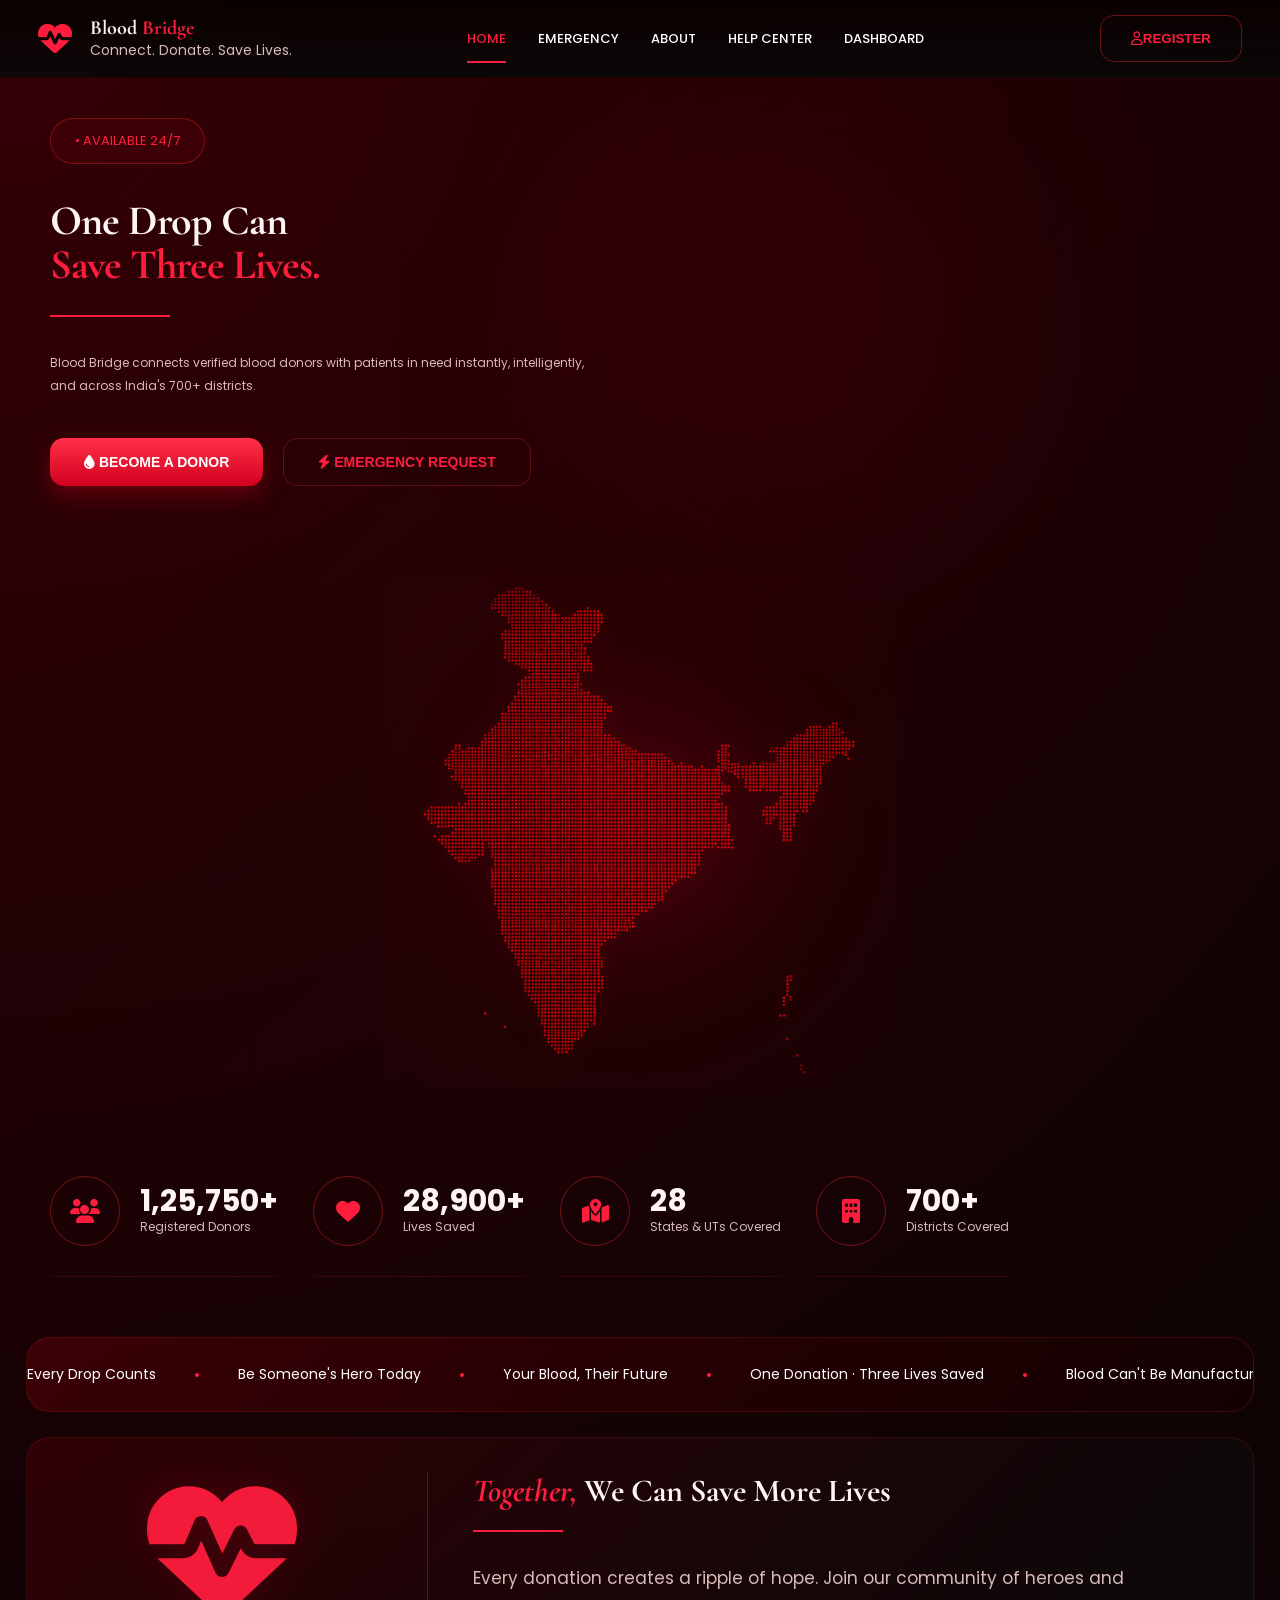
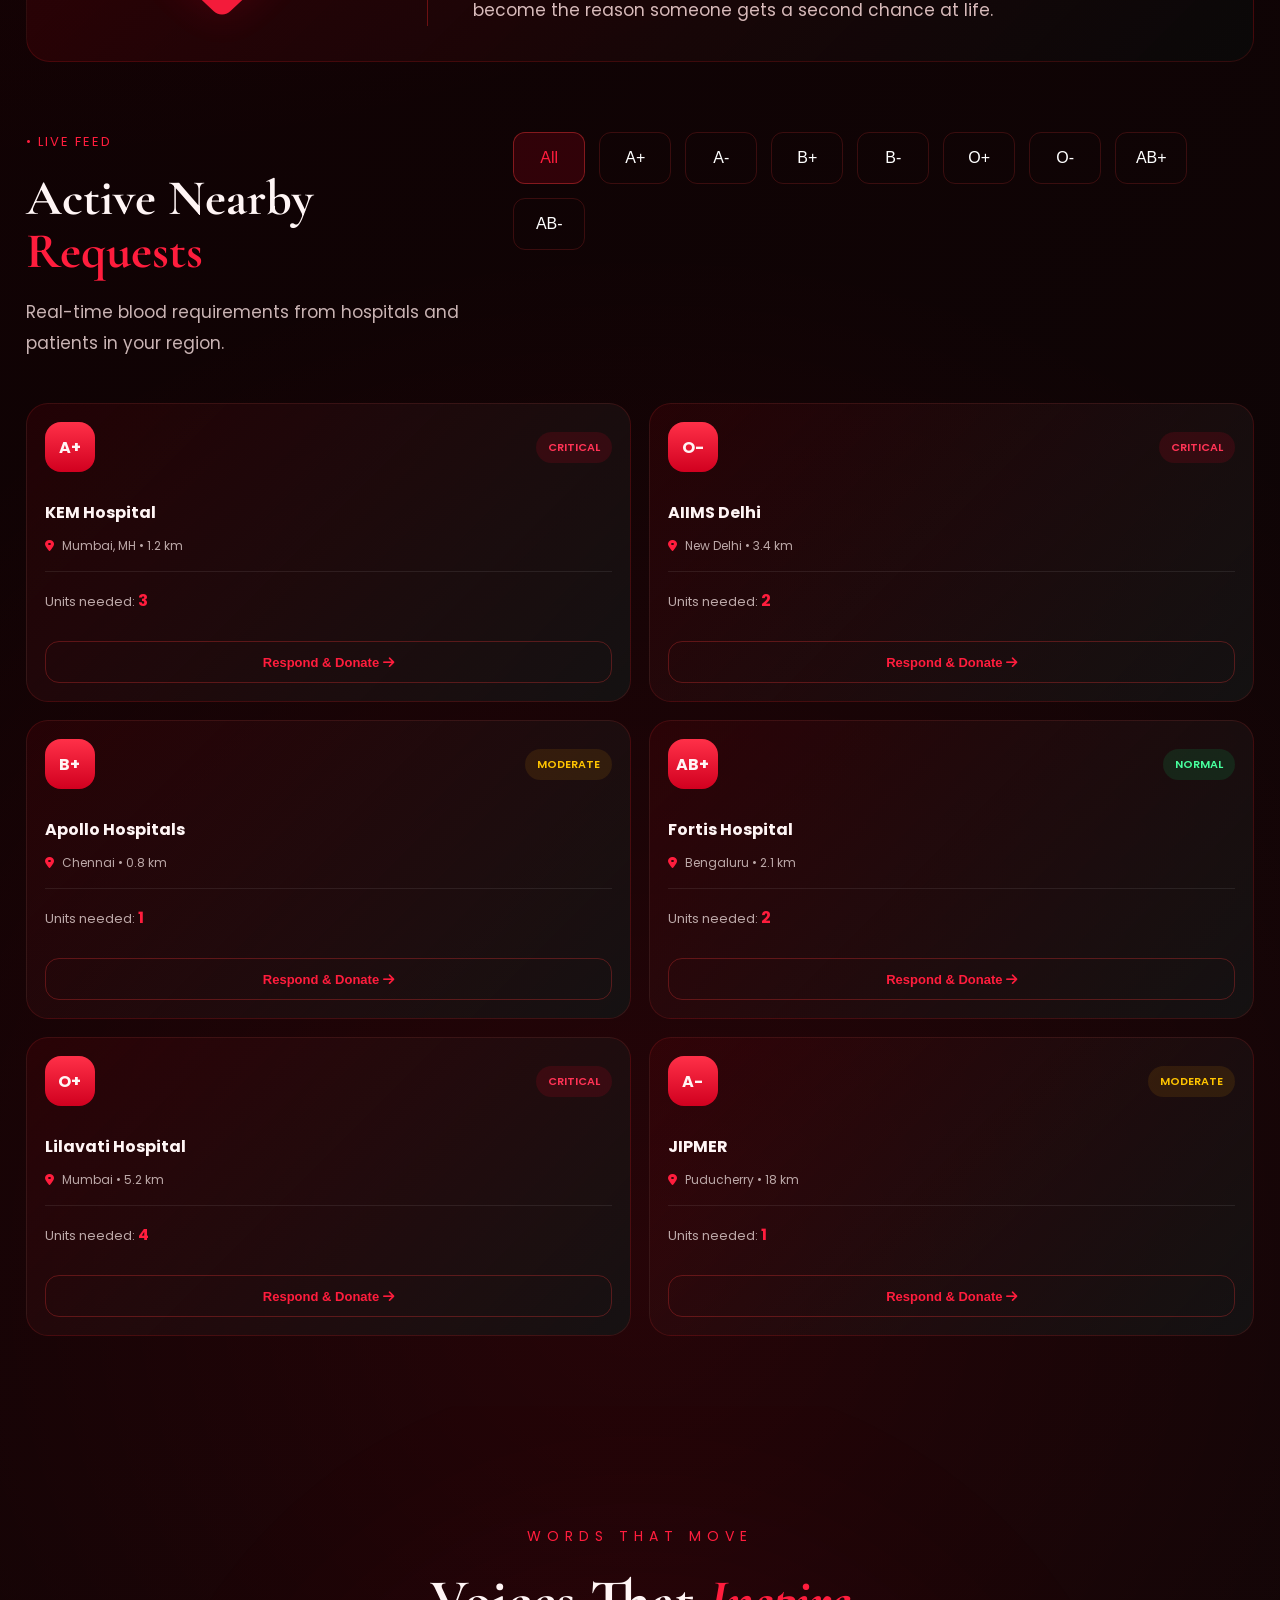
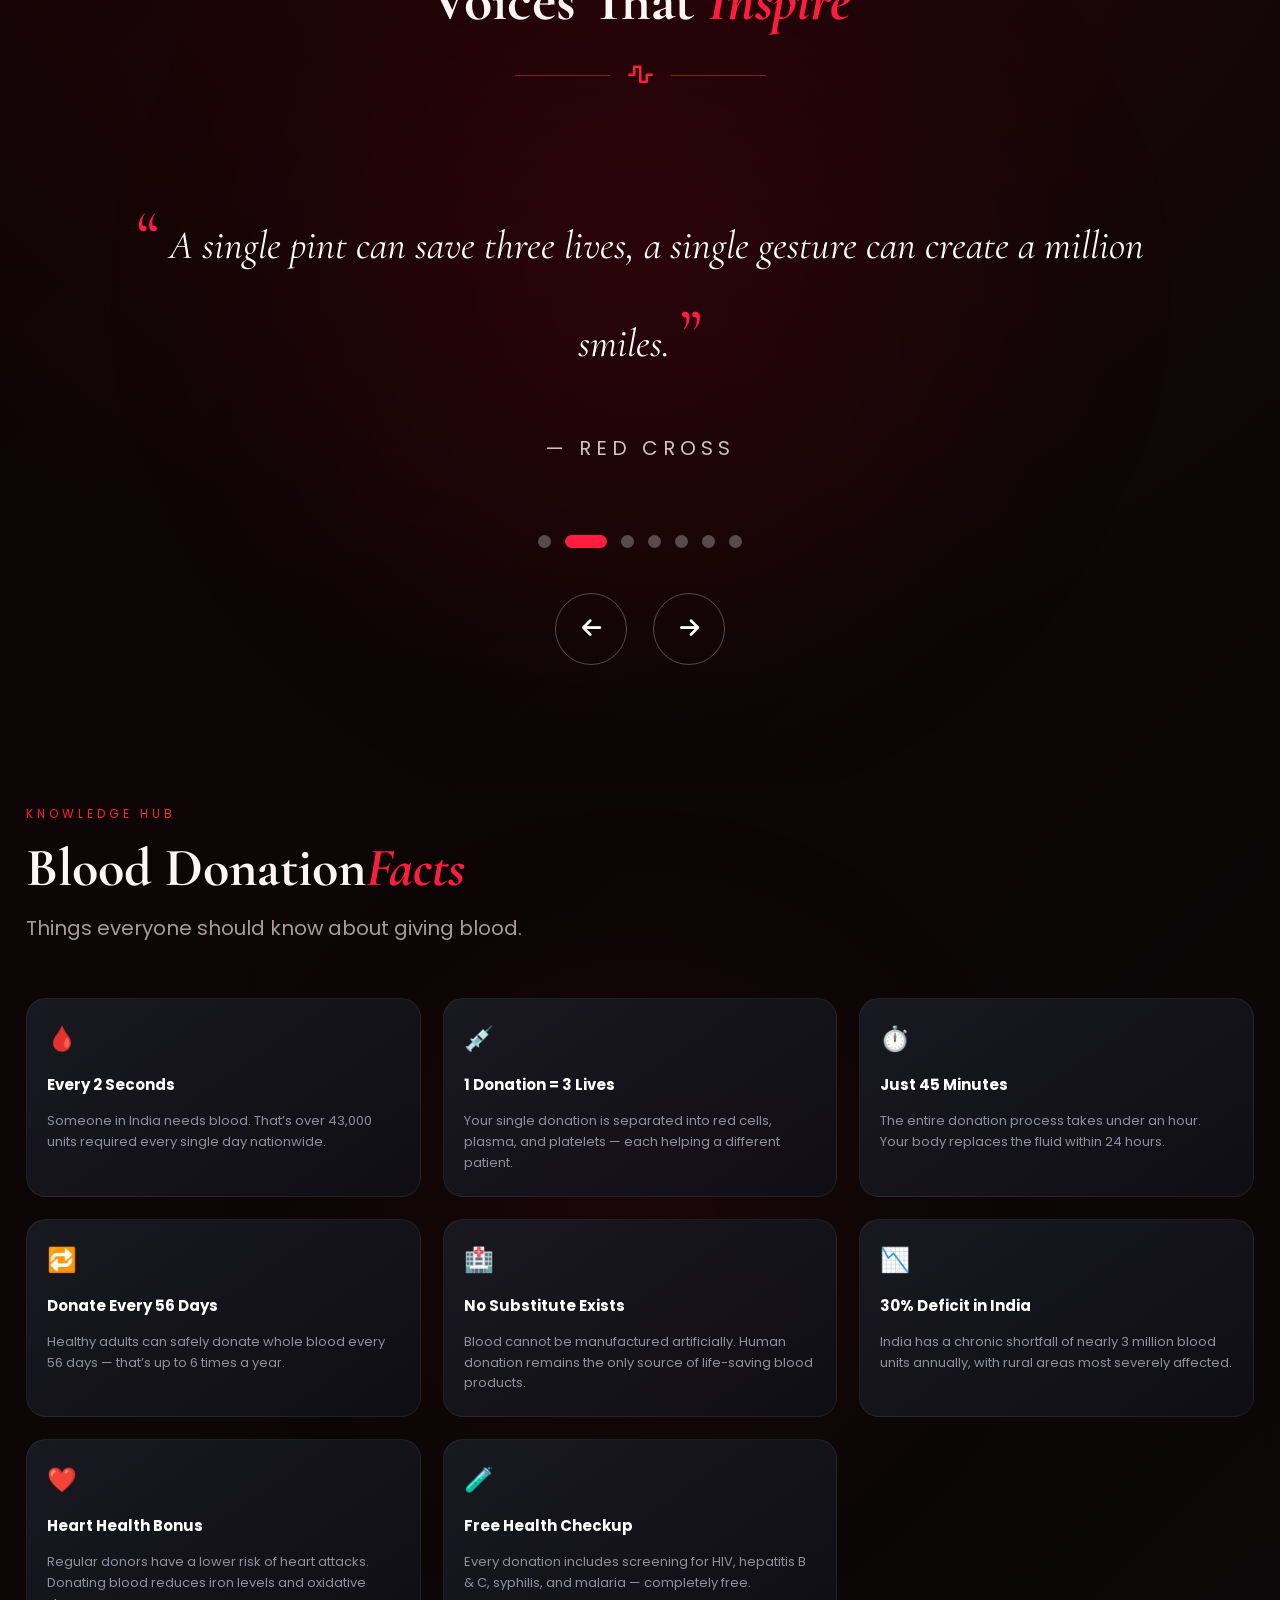
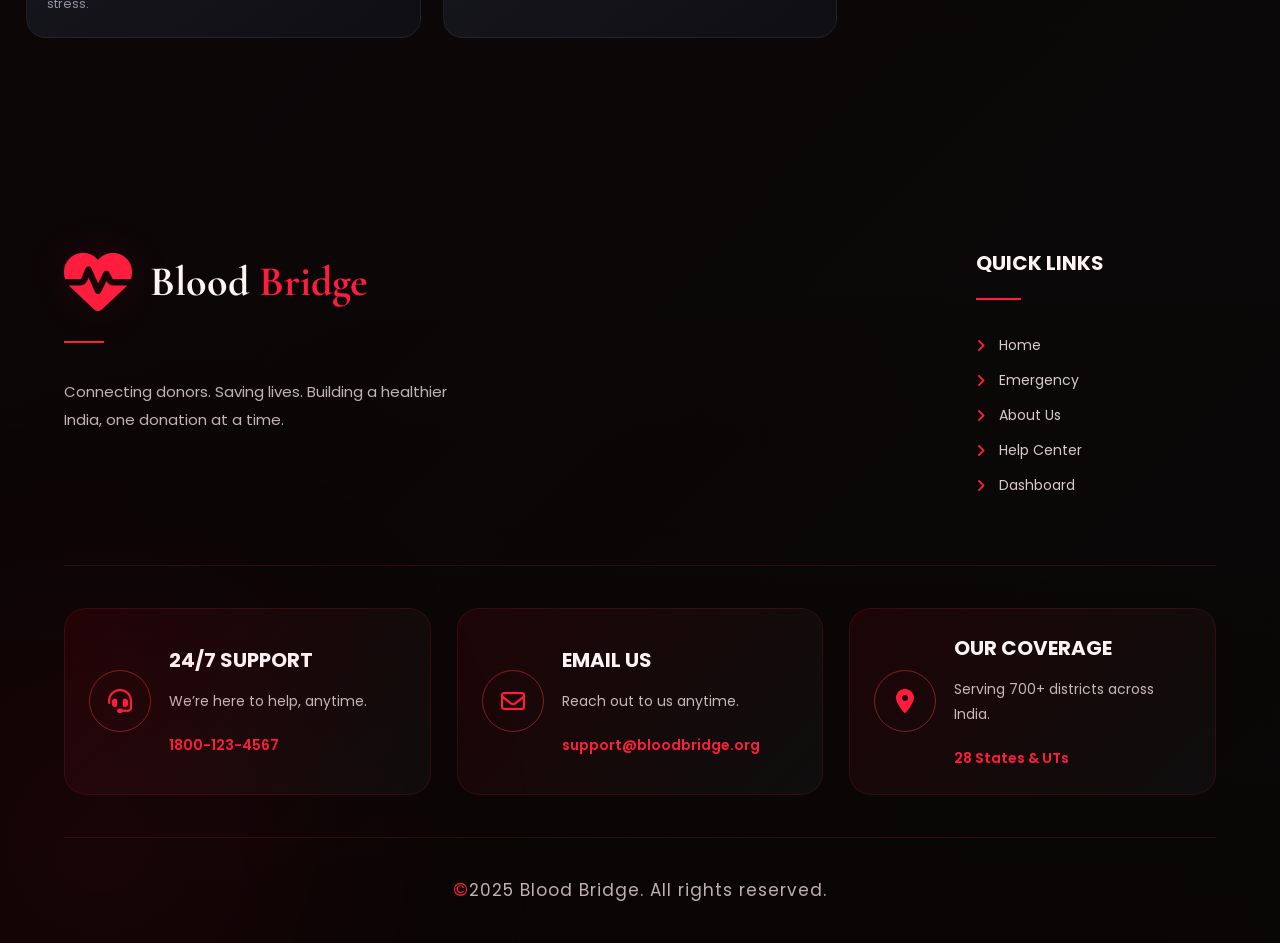
<file: index.html>
<!DOCTYPE html>
<html lang="en">
<head>

<meta charset="UTF-8">
<meta name="viewport" content="width=device-width, initial-scale=1.0">

<title>BloodBridge | Home</title>

<!-- GOOGLE FONTS -->
<link rel="preconnect" href="https://fonts.googleapis.com">
<link rel="preconnect" href="https://fonts.gstatic.com" crossorigin>
<link href="https://fonts.googleapis.com/css2?family=Cormorant+Garamond:wght@600;700&family=Poppins:wght@400;500;600&display=swap" rel="stylesheet">

<!-- FONT AWESOME -->
<link rel="stylesheet" href="https://cdnjs.cloudflare.com/ajax/libs/font-awesome/6.5.1/css/all.min.css"/>
<link rel="stylesheet" href="index_styles.css">

</head>
<body>

<!-- ================= NAVBAR ================= -->

<nav>
    <div class="logo">
        <i class="fa-solid fa-heart-pulse"></i>
        <div>
            <h2>Blood <span>Bridge</span></h2>
            <p>Connect. Donate. Save Lives.</p>
        </div>
    </div>

    <div class="nav-links">
        <a class="active" href="index.html">HOME</a>
        <a href="emergency.html">EMERGENCY</a>
        <a href="about.html">ABOUT</a>
        <a href="helpcenter.html">HELP CENTER</a>
        <a href="dashboard.html">DASHBOARD</a>
    </div>

    <div class="menu-toggle">
        <i class="fa-solid fa-bars"></i>
    </div>

    <button class="register-btn" onclick="window.location.href='register.html'">
        <i class="fa-regular fa-user"></i>REGISTER
    </button>
</nav>

<!-- ================= HERO ================= -->
<section class="hero">
    <div class="hero-grid">

        <!-- LEFT -->
        <div class="left-content">
            <div class="tag">• AVAILABLE 24/7</div>
            <h1>
                One Drop Can <br> <span>Save Three Lives.</span>
            </h1>

            <div class="line"></div>
            <p>
                Blood Bridge connects verified blood donors with patients in need instantly, intelligently, and across India's 700+ districts.
            </p>

            <div class="hero-buttons">
                <button class="primary-btn" onclick="window.location.href='register.html'">
                    <i class="fa-solid fa-droplet"></i> BECOME A DONOR
                </button>

                <button class="secondary-btn" onclick="window.location.href='emergency.html'">
                    <i class="fa-solid fa-bolt"></i> EMERGENCY REQUEST
                </button>
            </div>
        </div>

        <!-- CENTER -->
        <div class="map-box">
            <img src="india_map.png" class="map" alt="India network map">
        </div>

        <!-- RIGHT -->
        <div class="stats">
            <div class="stat-card">
                <div class="stat-icon">
                    <i class="fa-solid fa-users"></i>
                </div>
                <div>
                    <h2>1,25,750+</h2>
                    <p>Registered Donors</p>
                </div>
            </div>

            <div class="stat-card">
                <div class="stat-icon">
                    <i class="fa-solid fa-heart"></i>
                </div>

                <div>
                    <h2>28,900+</h2>
                    <p>Lives Saved</p>
                </div>
            </div>

            <div class="stat-card">
                <div class="stat-icon">
                    <i class="fa-solid fa-map-location-dot"></i>
                </div>

                <div>
                    <h2>28</h2>
                    <p>States & UTs Covered</p>
                </div>

            </div>

            <div class="stat-card">
                <div class="stat-icon">
                    <i class="fa-solid fa-building"></i>
                </div>

                <div>
                    <h2>700+</h2>
                    <p>Districts Covered</p>
                </div>
            </div>
        </div>
    </div>
</section>

<!-- ================= TICKER ================= -->

<section class="ticker-section">
    <div class="ticker-wrap">
        <div class="ticker" id="ticker">

            <span>Every Drop Counts</span>
            <span class="dot">•</span>

            <span>Be Someone's Hero Today</span>
            <span class="dot">•</span>

            <span>Your Blood, Their Future</span>
            <span class="dot">•</span>

            <span>One Donation · Three Lives Saved</span>
            <span class="dot">•</span>

            <span>Blood Can't Be Manufactured</span>
            <span class="dot">•</span>

            <span>Donate Blood · Save Lives</span>
            <span class="dot">•</span>

            <span>Heroes Donate Blood</span>
            <span class="dot">•</span>

            <span>Save Lives With One Simple Act</span>
            <span class="dot">•</span>

        </div>
    </div>
</section>

<!-- ================= ABOUT ================= -->
<section class="about">
    <div class="about-grid">
        <div class="heart-icon">
            <i class="fa-solid fa-heart-pulse"></i>
        </div>

        <div class="about-content">
            <h2>
                <span>Together, </span>We Can Save More Lives
            </h2>

            <div class="about-line"></div>
            <p>Every donation creates a ripple of hope. 
               Join our community of heroes and become the reason someone gets a second chance at life.
            </p>
        </div>
    </div>
</section>

<!-- ================= ACTIVE REQUESTS ================= -->
<section class="requests-section">
    <div class="requests-top">
        <div class="requests-heading">
            <p class="mini-title">• LIVE FEED</p>
            <h2>
                Active Nearby <br><span>Requests</span>
            </h2>

            <p class="requests-subtext">
                Real-time blood requirements from hospitals and patients in your region.
            </p>
        </div>

        <!-- FILTERS -->
        <div class="blood-filters">
            <button class="filter-btn active" data-group="all">All</button>
            <button class="filter-btn" data-group="A+">A+</button>
            <button class="filter-btn" data-group="A-">A-</button>
            <button class="filter-btn" data-group="B+">B+</button>
            <button class="filter-btn" data-group="B-">B-</button>
            <button class="filter-btn" data-group="O+">O+</button>
            <button class="filter-btn" data-group="O-">O-</button>
            <button class="filter-btn" data-group="AB+">AB+</button>
            <button class="filter-btn" data-group="AB-">AB-</button>
        </div>
    </div>

    <!-- REQUEST CARDS -->
    <div class="request-grid">
        <!-- CARD -->
        <div class="request-card" data-blood="A+">
            <div class="card-top">
                <div class="blood-badge">A+</div>
                <div class="status critical">CRITICAL</div>
            </div>
            <h3>KEM Hospital</h3>
            <p class="location">
                <i class="fa-solid fa-location-dot"></i> Mumbai, MH • 1.2 km
            </p>

            <div class="card-line"></div>
            <p class="units"> Units needed: <span>3</span> </p>

            <button class="donate-btn"> Respond & Donate
                <i class="fa-solid fa-arrow-right"></i>
            </button>
        </div>

        <!-- CARD -->
        <div class="request-card" data-blood="O-">
            <div class="card-top">
                <div class="blood-badge">O-</div>
                <div class="status critical">CRITICAL</div>
            </div>
            <h3>AIIMS Delhi</h3>
            <p class="location">
                <i class="fa-solid fa-location-dot"></i> New Delhi • 3.4 km
            </p>
            <div class="card-line"></div>
            <p class="units"> Units needed: <span>2</span> </p>

            <button class="donate-btn"> Respond & Donate
                <i class="fa-solid fa-arrow-right"></i>
            </button>
        </div>

        <!-- CARD -->
        <div class="request-card" data-blood="B+">
            <div class="card-top">
                <div class="blood-badge">B+</div>
                <div class="status moderate">MODERATE</div>
            </div>
            <h3>Apollo Hospitals</h3>
            <p class="location">
                <i class="fa-solid fa-location-dot"></i> Chennai • 0.8 km
            </p>
            <div class="card-line"></div>
            <p class="units"> Units needed: <span>1</span> </p>

            <button class="donate-btn"> Respond & Donate
                <i class="fa-solid fa-arrow-right"></i>
            </button>
        </div>

        <!-- CARD -->

        <div class="request-card" data-blood="AB+">
            <div class="card-top">
                <div class="blood-badge">AB+</div>
                <div class="status normal">NORMAL</div>
            </div>
            <h3>Fortis Hospital</h3>
            <p class="location">
                <i class="fa-solid fa-location-dot"></i> Bengaluru • 2.1 km
            </p>
            <div class="card-line"></div>
            <p class="units"> Units needed: <span>2</span> </p>

            <button class="donate-btn"> Respond & Donate
                <i class="fa-solid fa-arrow-right"></i>
            </button>
        </div>

        <!-- CARD -->

        <div class="request-card" data-blood="O+">
            <div class="card-top">
                <div class="blood-badge">O+</div>
                <div class="status critical">CRITICAL</div>
            </div>
            <h3>Lilavati Hospital</h3>
            <p class="location">
                <i class="fa-solid fa-location-dot"></i> Mumbai • 5.2 km </p>
            <div class="card-line"></div>
            <p class="units"> Units needed: <span>4</span> </p>

            <button class="donate-btn"> Respond & Donate
                <i class="fa-solid fa-arrow-right"></i>
            </button>
        </div>

        <!-- CARD -->

        <div class="request-card" data-blood="A-">
            <div class="card-top">
                <div class="blood-badge">A-</div>
                <div class="status moderate">MODERATE</div>
            </div>
            <h3>JIPMER</h3>
            <p class="location">
                <i class="fa-solid fa-location-dot"></i> Puducherry • 18 km </p>
            <div class="card-line"></div>
            <p class="units">Units needed: <span>1</span> </p>

            <button class="donate-btn"> Respond & Donate
                <i class="fa-solid fa-arrow-right"></i>
            </button>
        </div>
    </div>
</section>

<!-- ================= QUOTES ================= -->
<section class="quotes-section">
    <div class="quotes-bg"></div>
    <p class="quotes-mini"> WORDS THAT MOVE </p>
    <h2 class="quotes-title"> Voices That <span>Inspire</span> </h2>
    <div class="quotes-line"> 
        <span></span>
        <i class="fa-solid fa-wave-square"></i>
        <span></span>
    </div>

    <!-- QUOTE SLIDER -->
    <div class="quote-slider">
        <div class="quote active">
            <p class="quote-text">
                <span>“</span>
                Donating blood is the most precious gift you can give to another human being — the gift of life.
                <span>”</span>
            </p>
            <h4> — WORLD HEALTH ORGANIZATION </h4>
        </div>

        <div class="quote">
            <p class="quote-text">
                <span>“</span>
                A single pint can save three lives, a single gesture can create a million smiles.
                <span>”</span>
            </p>
            <h4> — RED CROSS </h4>
        </div>

        <div class="quote">
            <p class="quote-text">
                <span>“</span>
                Heroes come in all forms. Some simply donate blood.
                <span>”</span>
            </p>
            <h4> — BLOOD DONATION CAMPAIGN </h4>
        </div>

        <div class="quote">
            <p class="quote-text">
                <span>“</span>
                Your blood donation can give someone another chance at life.
                <span>”</span>
            </p>
            <h4> — NATIONAL HEALTH SERVICE </h4>
        </div>

        <div class="quote">
            <p class="quote-text">
                <span>“</span>
                Blood is meant to circulate. Pass it around.
                <span>”</span>
            </p>
            <h4> — UNKNOWN </h4>
        </div>

        <div class="quote">
            <p class="quote-text">
                <span>“</span>
                Donate blood and become someone’s silent hero.
                <span>”</span>
            </p>
            <h4> — SAVE LIFE FOUNDATION </h4>
        </div>

        <div class="quote">
            <p class="quote-text">
                <span>“</span>
                Every blood donor is a lifesaver.
                <span>”</span>
            </p>
            <h4> — WORLD BLOOD DONOR DAY </h4>
        </div>
    </div>

    <!-- DOTS -->
    <div class="quote-dots">
        <span class="quote-dot active"></span>
        <span class="quote-dot"></span>
        <span class="quote-dot"></span>
        <span class="quote-dot"></span>
        <span class="quote-dot"></span>
        <span class="quote-dot"></span>
        <span class="quote-dot"></span>
    </div>

    <!-- ARROWS -->
    <div class="quote-arrows">
        <button class="quote-btn prev-btn">
            <i class="fa-solid fa-arrow-left"></i>
        </button>

        <button class="quote-btn next-btn">
            <i class="fa-solid fa-arrow-right"></i>
        </button>
    </div>
</section>

<!-- ================= FACTS ================= -->
<section class="facts-section">
    <div class="facts-heading">
        <p class="facts-mini">KNOWLEDGE HUB</p>
        <h2>
            Blood Donation<span>Facts</span>
        </h2>
        <p class="facts-subtext">Things everyone should know about giving blood.</p>
    </div>

    <div class="facts-grid">

        <!-- CARD -->
        <div class="fact-card">
            <div class="fact-icon">🩸</div>
            <h3>Every 2 Seconds</h3>
            <p>
                Someone in India needs blood. That’s over 43,000 units required every single day nationwide.
            </p>
        </div>

        <!-- CARD -->
        <div class="fact-card">
            <div class="fact-icon">💉</div>
            <h3>1 Donation = 3 Lives</h3>
            <p>
                Your single donation is separated into red cells, plasma, and platelets — each helping a different patient.
            </p>
        </div>

        <!-- CARD -->
        <div class="fact-card">
            <div class="fact-icon">⏱️</div>
            <h3>Just 45 Minutes</h3>
            <p>
                The entire donation process takes under an hour. Your body replaces the fluid within 24 hours.
            </p>
        </div>

        <!-- CARD -->
        <div class="fact-card">
            <div class="fact-icon">🔁</div>
            <h3>Donate Every 56 Days</h3>
            <p>
                Healthy adults can safely donate whole blood every 56 days — that’s up to 6 times a year.
            </p>
        </div>

        <!-- CARD -->
        <div class="fact-card">
            <div class="fact-icon">🏥</div>
            <h3>No Substitute Exists</h3>
            <p>
                Blood cannot be manufactured artificially. Human donation remains the only source of life-saving blood products.
            </p>
        </div>

        <!-- CARD -->
        <div class="fact-card">
            <div class="fact-icon">📉</div>
            <h3>30% Deficit in India</h3>
            <p>
                India has a chronic shortfall of nearly 3 million blood units annually, with rural areas most severely affected.
            </p>
        </div>

        <!-- CARD -->
        <div class="fact-card">
            <div class="fact-icon">❤️</div>
            <h3>Heart Health Bonus</h3>
            <p>
                Regular donors have a lower risk of heart attacks. Donating blood reduces iron levels and oxidative stress.
            </p>
        </div>

        <!-- CARD -->
        <div class="fact-card">
            <div class="fact-icon">🧪</div>
            <h3>Free Health Checkup</h3>
            <p>
                Every donation includes screening for HIV, hepatitis B & C, syphilis, and malaria — completely free.
            </p>
        </div>

    </div>
</section>

<!-- ================= FOOTER ================= -->
<footer class="footer">

    <!-- TOP -->
    <div class="footer-top">

        <!-- LEFT -->
        <div class="footer-brand">
            <div class="footer-logo">
                <i class="fa-solid fa-heart-pulse"></i>
                <h2>
                    Blood <span>Bridge</span>
                </h2>
            </div>

            <div class="footer-line"></div>
            <p>
                Connecting donors. Saving lives. Building a healthier India, one donation at a time.
            </p>
        </div>

        <!-- RIGHT -->
        <div class="footer-links">

            <h3>QUICK LINKS</h3>
            <div class="footer-small-line"></div>
            <a href="index.html">
                <i class="fa-solid fa-angle-right"></i>Home
            </a>

            <a href="emergency.html">
                <i class="fa-solid fa-angle-right"></i>Emergency
            </a>

            <a href="about.html">
                <i class="fa-solid fa-angle-right"></i>About Us
            </a>

            <a href="helpcenter.html">
                <i class="fa-solid fa-angle-right"></i>Help Center
            </a>

            <a href="dashboard.html">
                <i class="fa-solid fa-angle-right"></i>Dashboard
            </a>
        </div>
    </div>

    <!-- MIDDLE -->
    <div class="footer-middle">

        <!-- CARD -->
        <div class="footer-card">
            <div class="footer-icon">
                <i class="fa-solid fa-headset"></i>
            </div>

            <div>
                <h4>24/7 SUPPORT</h4>
                <p>
                    We’re here to help, anytime.
                </p>
                <span>1800-123-4567</span>
            </div>
        </div>

        <!-- CARD -->
        <div class="footer-card">
            <div class="footer-icon">
                <i class="fa-regular fa-envelope"></i>
            </div>

            <div>
                <h4>EMAIL US</h4>
                <p>
                    Reach out to us anytime.
                </p>
                <span>support@bloodbridge.org</span>
            </div>
        </div>

        <!-- CARD -->
        <div class="footer-card">
            <div class="footer-icon">
                <i class="fa-solid fa-location-dot"></i>
            </div>

            <div>
                <h4>OUR COVERAGE</h4>
                <p>
                    Serving 700+ districts across India.
                </p>
                <span>28 States & UTs</span>
            </div>
        </div>

    </div>

    <!-- BOTTOM -->
    <div class="footer-bottom">
        <p>
            <span>©</span>2025 Blood Bridge. All rights reserved.
        </p>
    </div>

</footer>

<script>

const ticker = document.getElementById("ticker");

/* DUPLICATE CONTENT AUTOMATICALLY */
ticker.insertAdjacentHTML(
    "beforeend",
    ticker.innerHTML
);

/* OPTIONAL PAUSE ON HOVER */
ticker.addEventListener("mouseenter",()=>{
    ticker.style.animationPlayState = "paused";

});

ticker.addEventListener("mouseleave",()=>{
    ticker.style.animationPlayState = "running";

});

/* ================= FILTERS ================= */
const filterButtons =
document.querySelectorAll(".filter-btn");
const requestCards =
document.querySelectorAll(".request-card");

filterButtons.forEach(button=>{
    button.addEventListener("click",()=>{
        filterButtons.forEach(btn=>{
            btn.classList.remove("active");
        });

        button.classList.add("active");
        const bloodGroup =
        button.dataset.group;

        requestCards.forEach(card=>{
            if(
                bloodGroup === "all" ||
                card.dataset.blood === bloodGroup
            ){
                card.style.display = "block";
            }else{
                card.style.display = "none";
            }
        });
    });
});

/* ================= QUOTES ================= */
const quotes =
document.querySelectorAll(".quote");
const dots =
document.querySelectorAll(".quote-dot");
const prevBtn =
document.querySelector(".prev-btn");
const nextBtn =
document.querySelector(".next-btn");

let currentQuote = 0;
function showQuote(index){
    quotes.forEach((quote)=>{
        quote.classList.remove("active");
    });

    dots.forEach((dot)=>{
        dot.classList.remove("active");
    });

    quotes[index].classList.add("active");
    dots[index].classList.add("active");
}

function nextQuote(){
    currentQuote = (currentQuote + 1) % quotes.length;
    showQuote(currentQuote);
}

function prevQuote(){
    currentQuote = (currentQuote - 1 + quotes.length) % quotes.length;
    showQuote(currentQuote);
}

nextBtn.addEventListener("click",nextQuote);
prevBtn.addEventListener("click",prevQuote);
dots.forEach((dot,index)=>{
    dot.addEventListener("click",()=>{
        currentQuote = index;
        showQuote(currentQuote);
    });
});

/* AUTO SLIDE */
setInterval(nextQuote,5000);

/* MOBILE MENU */
const menuToggle =
document.querySelector(".menu-toggle");
const navLinks =
document.querySelector(".nav-links");
menuToggle.addEventListener("click",()=>{
    navLinks.classList.toggle("show");
});

</script>

</body>
</html>
</file>
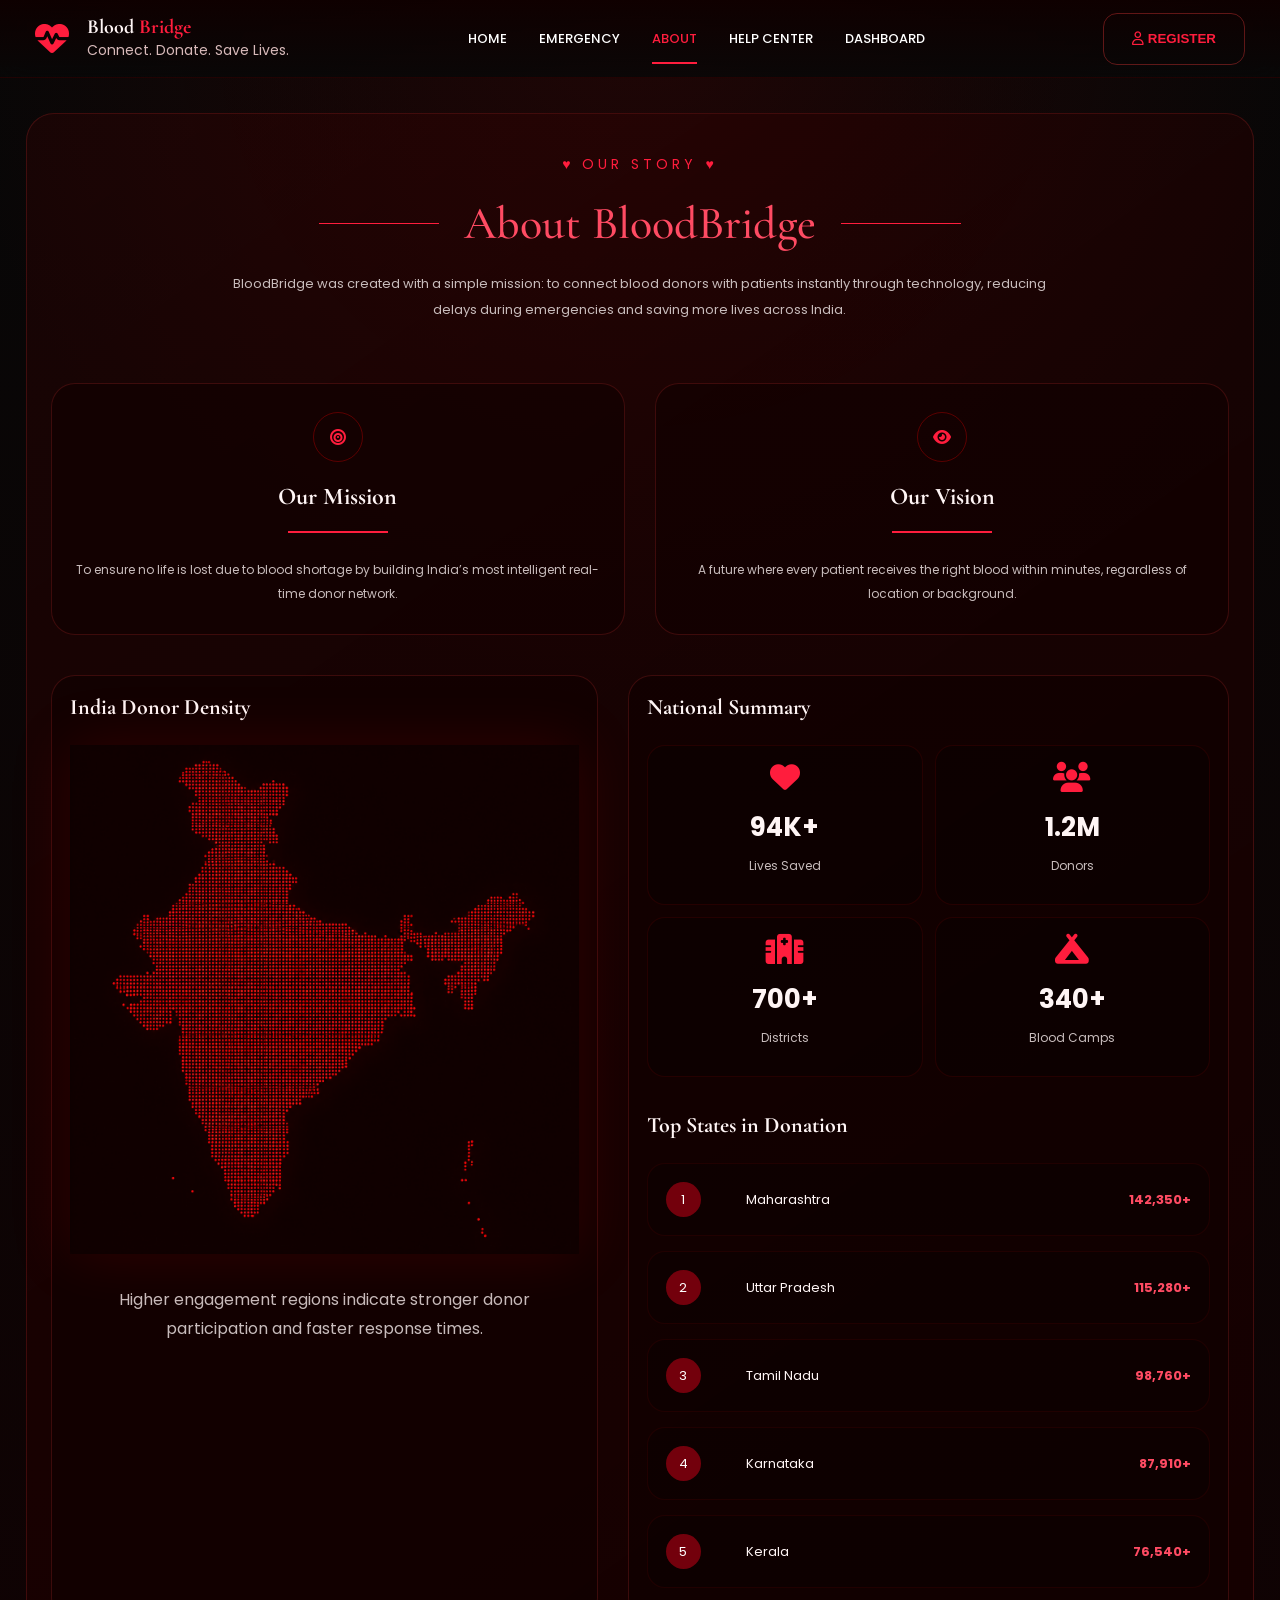
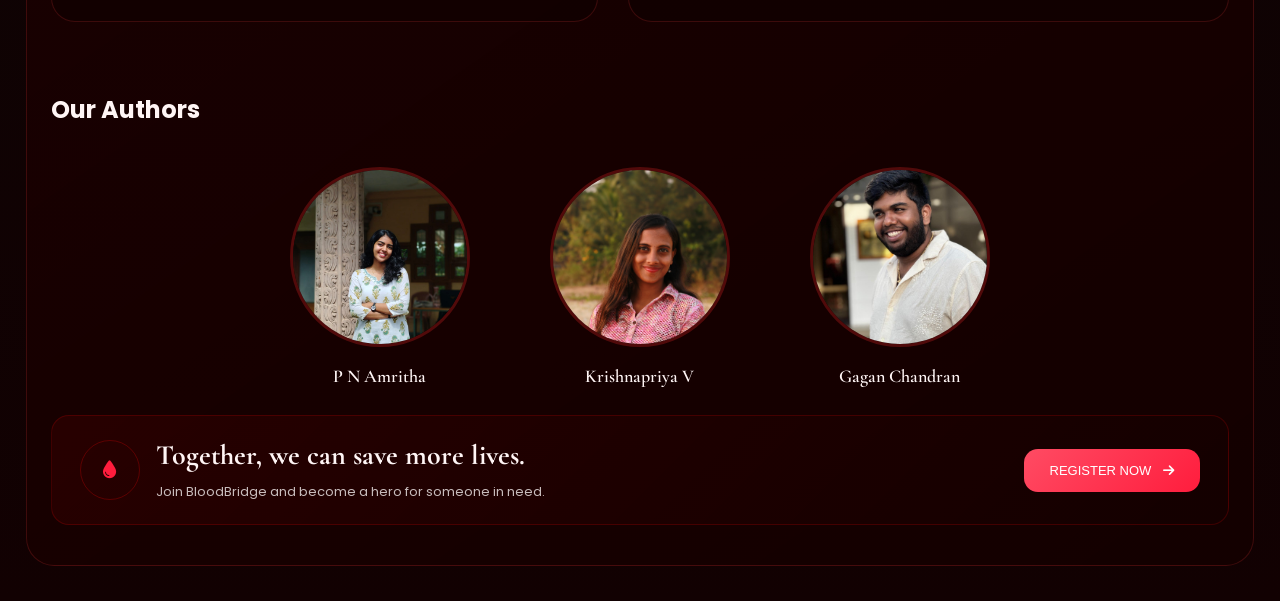
<file: about.html>
<!DOCTYPE html>
<html lang="en">

<head>

    <meta charset="UTF-8" />
    <meta name="viewport" content="width=device-width, initial-scale=1.0" />
    <title>BloodBridge | About</title>

    <!-- GOOGLE FONTS -->
    <link rel="preconnect" href="https://fonts.googleapis.com">
    <link rel="preconnect" href="https://fonts.gstatic.com" crossorigin>
    <link href="https://fonts.googleapis.com/css2?family=Cormorant+Garamond:wght@500;600;700&family=Poppins:wght@400;500;600&display=swap" rel="stylesheet">

    <!-- FONT AWESOME -->

    <link rel="stylesheet" href="https://cdnjs.cloudflare.com/ajax/libs/font-awesome/6.5.1/css/all.min.css">
    <link rel="stylesheet" href="about_styles.css">

</head>
<body>

    <!-- ================= NAVBAR ================= -->

<nav>
    <div class="logo">
        <i class="fa-solid fa-heart-pulse"></i>
        <div>
            <h2>Blood <span>Bridge</span></h2>
            <p>Connect. Donate. Save Lives.</p>
        </div>
    </div>

    <div class="nav-links">
        <a href="index.html">HOME</a>
        <a href="emergency.html">EMERGENCY</a>
        <a class="active" href="about.html">ABOUT</a>
        <a href="helpcenter.html">HELP CENTER</a>
        <a href="dashboard.html">DASHBOARD</a>
    </div>

    <div class="menu-toggle">
        <i class="fa-solid fa-bars"></i>
    </div>
    
    <button class="register-btn" onclick="window.location.href='register.html'">
        <i class="fa-regular fa-user"></i> REGISTER
    </button>
</nav>

    <!-- ================= ABOUT ================= -->
    <section class="about-section">
        <div class="about-top">
            <p class="mini-title">♥ OUR STORY ♥</p>
            
            <div class="heading-line">
                <span></span>
                <h1>About BloodBridge</h1>
                <span></span>
            </div>

            <p class="about-description">
                BloodBridge was created with a simple mission: to connect blood donors with patients instantly through technology, reducing delays during emergencies and saving more lives across India.
            </p>
        </div>

        <!-- ================= MISSION VISION ================= -->
        <div class="mission-container">

            <!-- CARD -->
            <div class="mission-card">
                <div class="mission-icon">
                    <i class="fa-solid fa-bullseye"></i>
                </div>

                <h2>Our Mission</h2>

                <div class="small-line"></div>
                <p>
                    To ensure no life is lost due to blood shortage by building India’s most intelligent real-time donor network.
                </p>
            </div>

            <!-- CARD -->
            <div class="mission-card">
                <div class="mission-icon">
                    <i class="fa-solid fa-eye"></i>
                </div>

                <h2>Our Vision</h2>

                <div class="small-line"></div>
                <p>
                    A future where every patient receives the right blood within minutes, regardless of location or background.
                </p>
            </div>
        </div>

        <!-- ================= SUMMARY ================= -->
        <div class="summary-section">

            <!-- LEFT -->
            <div class="map-box">
                <h2>India Donor Density</h2>
                <img src="india_map.png" alt="India Map">
                <p>
                    Higher engagement regions indicate stronger donor participation and faster response times.
                </p>
            </div>

            <!-- RIGHT -->
            <div class="summary-box">
                <h2>National Summary</h2>
                <div class="stats-grid">
                    <div class="stat-card">
                        <i class="fa-solid fa-heart"></i>
                        <h3>94K+</h3>
                        <p>Lives Saved</p>
                    </div>

                    <div class="stat-card">
                        <i class="fa-solid fa-users"></i>
                        <h3>1.2M</h3>
                        <p>Donors</p>
                    </div>

                    <div class="stat-card">
                        <i class="fa-solid fa-hospital"></i>
                        <h3>700+</h3>
                        <p>Districts</p>
                    </div>

                    <div class="stat-card">
                        <i class="fa-solid fa-campground"></i>
                        <h3>340+</h3>
                        <p>Blood Camps</p>
                    </div>
                </div>

                <!-- STATES -->
                <div class="states-box">
                    <h2>Top States in Donation</h2>
                    <div class="state-row">
                        <span>1</span>
                        <p>Maharashtra</p>
                        <h4>142,350+</h4>
                    </div>

                    <div class="state-row">
                        <span>2</span>
                        <p>Uttar Pradesh</p>
                        <h4>115,280+</h4>
                    </div>

                    <div class="state-row">
                        <span>3</span>
                        <p>Tamil Nadu</p>
                        <h4>98,760+</h4>
                    </div>

                    <div class="state-row">
                        <span>4</span>
                        <p>Karnataka</p>
                        <h4>87,910+</h4>
                    </div>

                    <div class="state-row">
                        <span>5</span>
                        <p>Kerala</p>
                        <h4>76,540+</h4>
                    </div>
                </div>
            </div>
        </div>

        <!-- ================= AUTHORS ================= -->
        <div class="authors-section">
            <div class="author-title">
                <span></span>
                <h2>Our Authors</h2>
                <span></span>
            </div>

            <div class="authors-grid">
                <!-- AUTHORS -->
                <div class="author-profile">
                    <div class="author-image">
                        <img src="pn.jpeg" alt="P N Amritha">
                        <a href="https://amrithapn.github.io/portfolio-website/" target="_blank" class="profile-btn">View Profile</a>
                    </div>
                    <h3>P N Amritha</h3>
                </div>

                    <div class="author-profile">
                    <div class="author-image">
                        <img src="kp.jpeg" alt="Krishnapriya V">
                        <a href="https://krishnapriya494.github.io/Portfolio/" target="_blank" class="profile-btn">View Profile</a>
                    </div>
                    <h3>Krishnapriya V</h3>
                </div>

                <div class="author-profile">
                    <div class="author-image">
                        <img src="gc.jpeg" alt="Gagan Chandran">
                        <a href="https://portfoliogaganchandran.netlify.app" target="_blank" class="profile-btn">View Profile</a>
                    </div>
                    <h3>Gagan Chandran</h3>
                </div>
            </div>
        </div>
        <!-- ================= CTA ================= -->

        <div class="about-cta">
            <div class="cta-left">
                <div class="cta-icon">
                    <i class="fa-solid fa-droplet"></i>
                </div>

                <div>
                    <h2>Together, we can save more lives.</h2>

                    <p>
                        Join BloodBridge and become a hero for someone in need.
                    </p>
                </div>
            </div>

           <button onclick="window.location.href='register.html'">REGISTER NOW
                <i class="fa-solid fa-arrow-right"></i>
            </button>
        </div>
    </section>

<script>
// INITIAL STYLE
cards.forEach(card => {
    card.style.opacity = "0";
    card.style.transform =
    "translateY(40px)";
    card.style.transition =
    "0.6s ease";
});

/* MOBILE MENU */
const menuToggle =
document.querySelector(".menu-toggle");
const navLinks =
document.querySelector(".nav-links");

menuToggle.addEventListener("click",()=>{
    navLinks.classList.toggle("show");
});
</script>
</body>
</html>
</file>
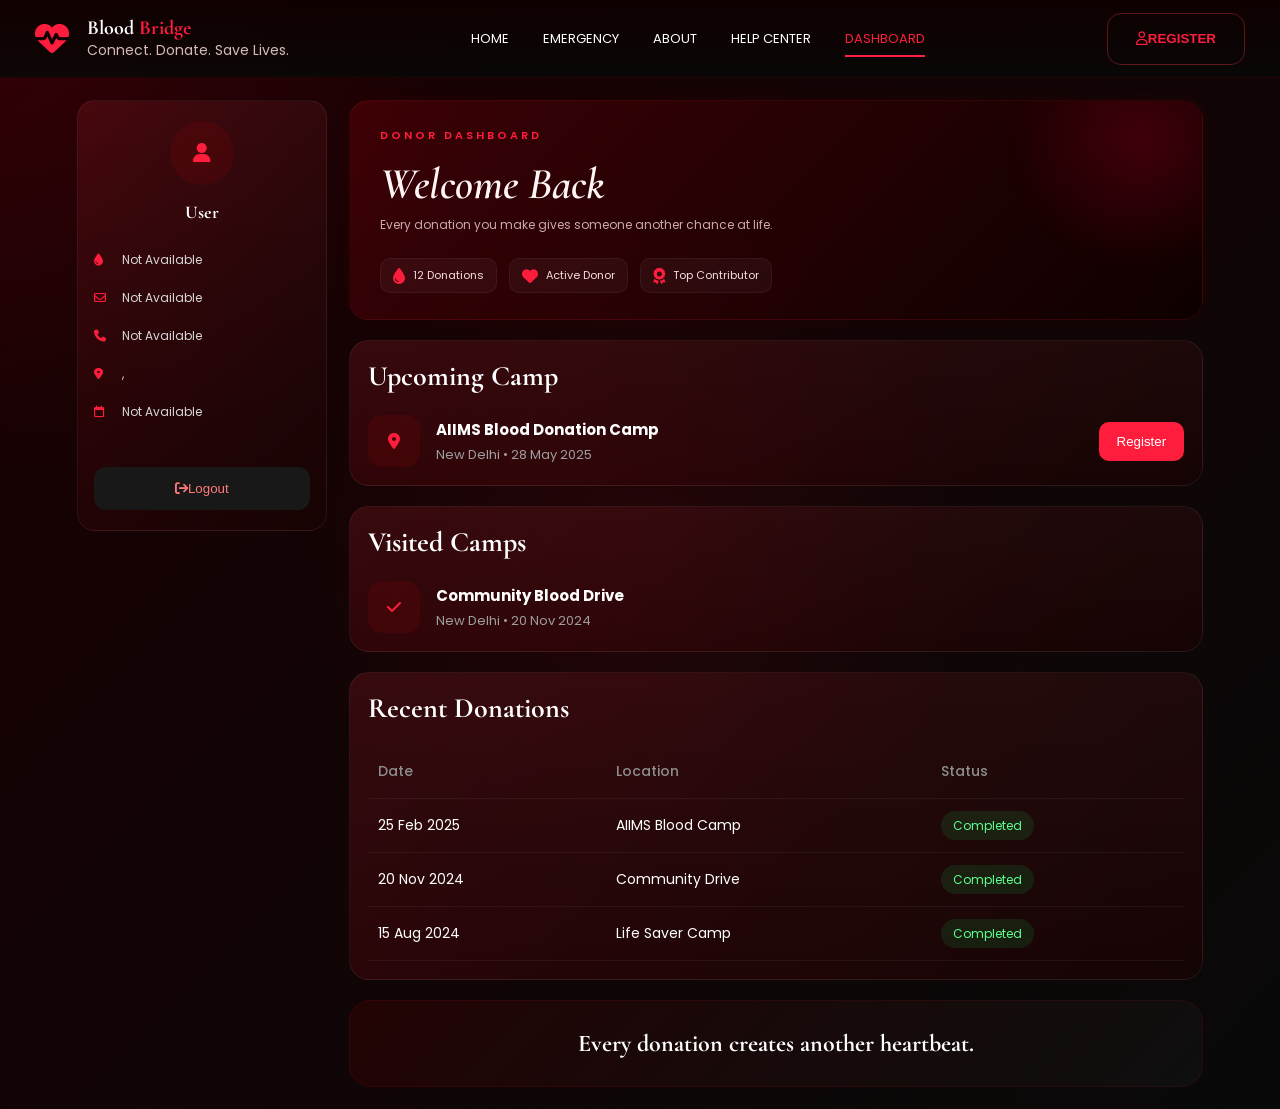
<file: dashboard.html>
<!DOCTYPE html>
<html lang="en">

<head>
    <meta charset="UTF-8">
    <meta name="viewport" content="width=device-width, initial-scale=1.0">
    <title>BloodBridge | Dashboard</title>

    <!-- GOOGLE FONTS -->
    <link rel="preconnect" href="https://fonts.googleapis.com">
    <link rel="preconnect" href="https://fonts.gstatic.com" crossorigin>

    <link href="https://fonts.googleapis.com/css2?family=Poppins:wght@300;400;500;600&family=Cormorant+Garamond:wght@500;600;700&display=swap" rel="stylesheet">

    <!-- FONT AWESOME -->

    <link rel="stylesheet" href="https://cdnjs.cloudflare.com/ajax/libs/font-awesome/6.5.1/css/all.min.css">

    <link rel="stylesheet" href="dashboard_styles.css">

</head>
<body>
        <!-- NAVIGATION -->
   <nav class="navbar">
    <div class="logo">
        <i class="fa-solid fa-heart-pulse"></i>
        <div>
            <h2>Blood <span>Bridge</span></h2>
            <p>Connect. Donate. Save Lives.</p>
        </div>
    </div>

    <div class="nav-links">
        <a href="index.html">HOME</a>
        <a href="emergency.html">EMERGENCY</a>
        <a href="about.html">ABOUT</a>
        <a href="helpcenter.html">HELP CENTER</a>
        <a class="active" href="dashboard.html">DASHBOARD</a>
    </div>

    <div class="menu-toggle">
        <i class="fa-solid fa-bars"></i>
    </div>

    <button class="register-btn" onclick="window.location.href='register.html'">
        <i class="fa-regular fa-user"></i>REGISTER
    </button>
</nav>

    <!-- DASHBOARD -->
    <section class="dashboard">

        <!-- SIDEBAR -->
        <aside class="sidebar">
            <div class="profile">
                <div class="profile-image">
                    <i class="fa-solid fa-user"></i>
                </div>

                <h3><span id="userName"></span></h3>
                <div class="profile-details">
                    <p><i class="fa-solid fa-droplet"></i>
                        <span id="userBlood"></span></p>
                    <p><i class="fa-regular fa-envelope"></i>
                        <span id="userEmail"></span></p>
                    <p><i class="fa-solid fa-phone"></i>
                        <span id="userPhone"></span></p>
                    <p><i class="fa-solid fa-location-dot"></i>
                        <span id="userLocation"></span></p>
                    <p><i class="fa-regular fa-calendar"></i>
                        <span id="userDob"></span></p>
                </div>
            </div>
            <button class="logout-btn" onclick="logoutUser()">
                <i class="fa-solid fa-arrow-right-from-bracket"></i>Logout
            </button>
        </aside>

        <!-- MAIN -->
        <main class="main-content">

            <!-- TOP -->
            <div class="welcome-hero">
                <div class="hero-glow"></div>
                <div class="hero-content">
                    <p class="welcome-tag">DONOR DASHBOARD</p>

                    <h1>Welcome Back</h1>
                    <p class="welcome-subtext">
                        Every donation you make gives someone another chance at life.
                    </p>

                    <div class="hero-stats">
                        <div class="mini-stat">
                            <i class="fa-solid fa-droplet"></i>
                            <span>12 Donations</span>
                        </div>

                        <div class="mini-stat">
                            <i class="fa-solid fa-heart"></i>
                            <span>Active Donor</span>
                        </div>

                        <div class="mini-stat">
                            <i class="fa-solid fa-award"></i>
                            <span>Top Contributor</span>
                        </div>
                    </div>
                </div>
            </div>

            <!-- UPCOMING CAMP -->
            <div class="single-card">
                <div class="card-header">
                    <h3>Upcoming Camp</h3>
                </div>

                <div class="camp-row">
                    <div class="camp-left">
                        <div class="camp-icon">
                            <i class="fa-solid fa-location-dot"></i>
                        </div>

                        <div>
                            <h4>AIIMS Blood Donation Camp</h4>
                            <p>New Delhi • 28 May 2025</p>
                        </div>
                    </div>
                    <button onclick="window.location.href='register.html'"> Register </button>
                </div>
            </div>

                <!-- VISITED CAMPS -->
            <div class="single-card">
                <div class="card-header">
                    <h3>Visited Camps</h3>
                </div>

                <div class="camp-row">
                    <div class="camp-left">
                        <div class="camp-icon">
                            <i class="fa-solid fa-check"></i>
                        </div>

                        <div>
                            <h4>Community Blood Drive</h4>
                            <p>New Delhi • 20 Nov 2024</p>
                        </div>
                    </div>
                </div>
            </div>

            <!-- HISTORY -->
            <div class="single-card">
                <div class="card-header">
                    <h3>Recent Donations</h3>
                </div>
                <div class="table-wrapper">
                    <table>
                        <thead>
                            <tr>
                                <th>Date</th>
                                <th>Location</th>
                                <th>Status</th>
                            </tr>
                        </thead>
                        <tbody>
                            <tr>
                                <td>25 Feb 2025</td>
                                <td>AIIMS Blood Camp</td>
                                <td>
                                    <span class="completed">Completed</span>
                                </td>
                            </tr>
                            <tr>
                                <td>20 Nov 2024</td>
                                <td>Community Drive</td>
                                <td>
                                    <span class="completed">Completed</span>
                                </td>
                            </tr>
                            <tr>
                                <td>15 Aug 2024</td>
                                <td>Life Saver Camp</td>
                                <td>
                                    <span class="completed">Completed</span>
                                </td>
                            </tr>
                        </tbody>
                    </table>
                </div>
            </div>

            <!-- CTA -->
            <div class="cta">
                <h2>Every donation creates another heartbeat.</h2>
            </div>
        </main>
    </section>

    <script>
    document.getElementById("userName").innerText =
    localStorage.getItem("name") || "User";

    document.getElementById("userBlood").innerText =
    localStorage.getItem("blood") || "Not Available";

    document.getElementById("userEmail").innerText =
    localStorage.getItem("email") || "Not Available";

    document.getElementById("userPhone").innerText =
    localStorage.getItem("phone") || "Not Available";

    document.getElementById("userLocation").innerText =
    `${localStorage.getItem("city") || ""}, ${localStorage.getItem("state") || ""}`;

    document.getElementById("userDob").innerText =
    localStorage.getItem("dob") || "Not Available";

        const sideButtons = document.querySelectorAll(".side-btn");

sideButtons.forEach(button => {
    button.addEventListener("click", () => {
        sideButtons.forEach(btn => {
            btn.classList.remove("active");
        });
        button.classList.add("active");
    });
});

const menuToggle = document.querySelector(".menu-toggle");

const navLinks = document.querySelector(".nav-links");

menuToggle.addEventListener("click",()=>{
    navLinks.classList.toggle("show");
});

function logoutUser(){
    localStorage.clear();
    window.location.href="login.html";
}

const localReply = getLocalReply(userMessage);
if(localReply){
    addBotMessage(localReply);
}
else{
    callAI(userMessage);
}

function getLocalReply(message){
    message = message.toLowerCase();
    if(message.includes("tattoo")){
        return "Wait 6 months after tattoo.";
    }
    if(message.includes("weight")){
        return "Minimum weight is 50kg.";
    }
    return null;
}
    </script>
</body>
</html>
</file>
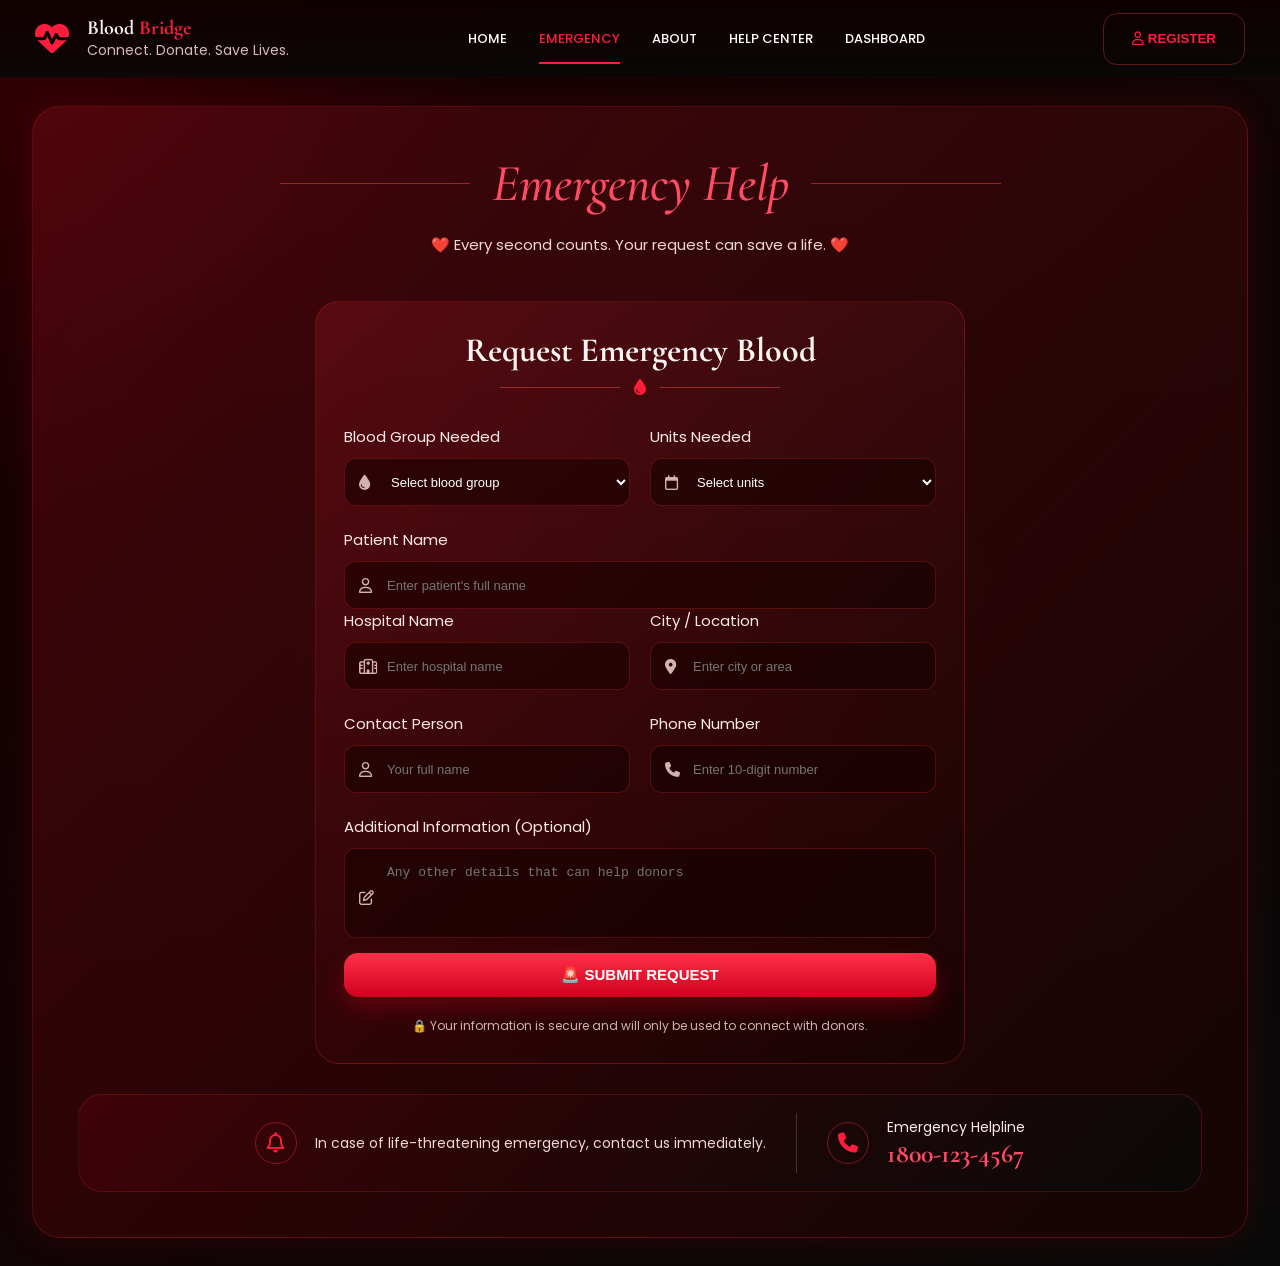
<file: emergency.html>
<!DOCTYPE html>
<html lang="en">
<head>

<meta charset="UTF-8">
<meta name="viewport" content="width=device-width, initial-scale=1.0">

<title>BloodBridge | Emergency</title>

<!-- GOOGLE FONTS -->
<link rel="preconnect" href="https://fonts.googleapis.com">
<link rel="preconnect" href="https://fonts.gstatic.com" crossorigin>

<link href="https://fonts.googleapis.com/css2?family=Cormorant+Garamond:wght@500;700&family=Poppins:wght@400;500;600&display=swap" rel="stylesheet">

<!-- FONT AWESOME -->
<link rel="stylesheet"
href="https://cdnjs.cloudflare.com/ajax/libs/font-awesome/6.5.1/css/all.min.css"/>

<style>

*{
    margin:0;
    padding:0;
    box-sizing:border-box;
}

:root{
    --blood:#ff1d3d;
    --blood-light:#ff4b63;
    --text:#fff5f5;
}

body{
    font-family:'Poppins',sans-serif;
    background:radial-gradient(circle at top left, rgba(170,0,20,0.18),transparent 28%),
               radial-gradient(circle at center,rgba(255,0,30,0.08),transparent 40%),
               linear-gradient(135deg,#1a0002 0%,#090909 100%);
    color:var(--text);
    min-height:100vh;
    overflow-x:hidden;
}

/* ================= NAVBAR ================= */
nav{
    width:100%;
    height:78px;
    display:flex;
    align-items:center;
    justify-content:space-between;
    padding:0 35px;
    background:linear-gradient(to bottom, rgba(15,0,0,0.92), rgba(8,8,8,0.85));
    border-bottom:1px solid rgba(255,40,40,0.08);
    position:sticky;
    top:0;
    z-index:999;
    backdrop-filter:blur(14px);
}

.logo{
    display:flex;
    align-items:center;
    gap:18px;
}

.logo i{
    color:var(--blood);
    font-size:34px;
}

.logo h2{
    font-size:20px;
    font-family:'Cormorant Garamond',serif;
    font-weight:700;
}

.logo h2 span{
    color:var(--blood);
}

.logo p{
    color:#d8baba;
    font-size:14px;
}

.nav-links{
    display:flex;
    gap:32px;
}

.nav-links a{
    text-decoration:none;
    color:white;
    font-size:13px;
    font-weight:500;
    position:relative;
    transition:0.3s;
}

.nav-links a.active,
.nav-links a:hover{
    color:var(--blood);
}

.nav-links a.active::after{
    content:'';
    position:absolute;
    left:0;
    bottom:-15px;
    width:100%;
    height:2px;
    background:var(--blood);
}
.menu-toggle{
    display:none;
    font-size:22px;
    color:white;
    cursor:pointer;
}

.register-btn{
    height:52px;
    padding:0 28px;
    border-radius:14px;
    border:1px solid rgba(255,60,60,0.35);
    background:transparent;
    color:var(--blood);
    font-weight:600;
    cursor:pointer;
    transition:0.3s;
}

.register-btn:hover{
    background:var(--blood);
    color:white;
}

/* ================= MAIN CONTAINER ================= */
.main-container{
    width:95%;
    margin:28px auto;
    border-radius:28px;
    padding:45px;
    border:1px solid rgba(255,40,40,0.22);
    background:linear-gradient(180deg, rgba(255,255,255,0.02), rgba(255,255,255,0.01)),
               linear-gradient(135deg, rgba(120,0,10,0.42), rgba(20,0,0,0.88));
    box-shadow:0 0 35px rgba(255,0,40,0.12);
}

/* ================= PAGE TITLE ================= */
.page-header{
    text-align:center;
    margin-bottom:45px;
}

.title-row{
    display:flex;
    align-items:center;
    justify-content:center;
    gap:22px;
}

.title-row hr{
    width:190px;
    border:none;
    height:1px;
    background:rgba(255,80,80,0.45);
}

.page-header h1{
    font-size:52px;
    font-family:'Cormorant Garamond',serif;
    font-style:italic;
    color:var(--blood-light);
    font-weight:500;
}

.page-subtitle{
    margin-top:18px;
    font-size:15px;
    color:#f1d7d7;
}

/* ================= FORM BOX ================= */
.form-wrapper{
    width:650px;
    margin:auto;
    border-radius:24px;
    padding:28px;
    border:1px solid rgba(255,40,40,0.24);
    background:linear-gradient(180deg,rgba(255,255,255,0.03), rgba(255,255,255,0.01)),
               linear-gradient(135deg, rgba(120,0,10,0.4), rgba(20,0,0,0.82));
}

.form-wrapper h2{
    text-align:center;
    font-size:34px;
    font-family:'Cormorant Garamond',serif;
    margin-bottom:8px;
}

.form-divider{
    display:flex;
    align-items:center;
    justify-content:center;
    gap:14px;
    margin-bottom:30px;
}

.form-divider hr{
    width:120px;
    border:none;
    height:1px;
    background: rgba(255,80,80,0.45);
}

.form-divider i{
    color:var(--blood);
}

/* ================= FORM ================= */
.form-row{
    display:grid;
    grid-template-columns:1fr 1fr;
    gap:20px;
    margin-bottom:22px;
}

.input-group{
    display:flex;
    flex-direction:column;
    gap:10px;
}

.input-group label{
    font-size:15px;
    color:#ffeaea;
}

.input-box{
    position:relative;
}

.input-box i{
    position:absolute;
    left:15px;
    top:50%;
    transform:translateY(-50%);
    color:#d3b2b2;
    font-size:15px;
}

.input-field{
    width:100%;
    height:48px;
    border-radius:12px;
    border:1px solid rgba(255,50,50,0.24);
    background:rgba(20,0,0,0.55);
    padding-left:42px;
    color:white;
    outline:none;
    font-size:13px;
    transition:0.3s;
}

.input-field:focus{
    border-color:rgba(255,60,60,0.6);
    box-shadow:0 0 12px rgba(255,0,40,0.12);
    transform:translateY(-1px);
}

textarea.input-field{
    height:90px;
    padding-top:16px;
    resize:none;
}

/* ================= BUTTON ================= */
.submit-btn{
    width:100%;
    height:44px;
    border:none;
    border-radius:14px;
    margin-top:8px;
    background:linear-gradient(180deg, #ff3048, #d1001f);
    color:white;
    font-size:15px;
    font-weight:600;
    cursor:pointer;
    transition:0.3s;
    box-shadow:0 10px 25px rgba(255,0,30,0.25);
}

.submit-btn:hover{
    transform:translateY(-3px);
    box-shadow:0 14px 32px rgba(255,0,40,0.38);
}

.secure-text{
    margin-top:20px;
    text-align:center;
    color:#d2b1b1;
    font-size:12px;
}

/* ================= BOTTOM BAR ================= */
.bottom-bar{
    margin-top:30px;
    width:100%;
    border-radius:24px;
    padding:18px 24px;
    border:1px solid rgba(255,50,50,0.18);
    background:linear-gradient(135deg, rgba(120,0,10,0.25), rgba(10,10,10,0.85));
    display:flex;
    align-items:center;
    justify-content:center;
    gap:30px;
}

.bar-section{
    display:flex;
    align-items:center;
    gap:18px;
}

.bar-icon{
    width:42px;
    height:42px;
    border-radius:50%;
    border:1px solid rgba(255,50,50,0.4);
    display:flex;
    align-items:center;
    justify-content:center;
    color:var(--blood);
    font-size:20px;
}

.bar-section p{
    font-size:14px;
    color:#f1d7d7;
}

.divider-line{
    width:1px;
    height:60px;
    background:
    rgba(255,255,255,0.18);
}

.helpline{
    font-size:14px;
    color:#ffeaea;
}

.phone{
    font-size:26px;
    font-family:'Cormorant Garamond',serif;
    color:var(--blood-light);
    font-weight:700;
}

/* ================= RESPONSIVE ================= */
@media(max-width:900px){
    .nav-links{
        position:absolute;
        top:78px;
        left:0;
        width:100%;
        background:#0f0f0f;
        flex-direction:column;
        align-items:center;
        gap:24px;
        padding:30px 0;
        display:none;
        border-top:1px solid rgba(255,60,60,0.15);
    }

    .nav-links.show{
        display:flex;
    }

    .menu-toggle{
        display:block;
    }

    .register-btn{
        display:none;
    }

    .form-wrapper{
        width:100%;
    }

    .form-row{
        grid-template-columns:1fr;
    }

    .bottom-bar{
        flex-direction:column;
        gap:25px;
    }

    .divider-line{
        display:none;
    }

    .title-row hr{
        width:80px;
    }

    /* ADD THESE */
    .main-container{
        padding:24px 16px;
    }

    .page-header h1{
        font-size:36px;
    }

    .form-wrapper h2{
        font-size:28px;
    }

    .title-row{
        gap:10px;
    }

    .page-subtitle{
        font-size:13px;
    }

    .bottom-bar{
        padding:18px;
    }

    .bar-section{
        flex-direction:column;
        text-align:center;
    }

    .logo{
    gap:10px;
    }

    .logo i{
        font-size:24px;
    }

    .logo h2{
        font-size:16px;
    }

    .logo p{
        font-size:10px;
    }
}
</style>
</head>
<body>

<!-- ================= NAVBAR ================= -->
<nav>
    <div class="logo">
        <i class="fa-solid fa-heart-pulse"></i>
        <div>
            <h2>Blood <span>Bridge</span></h2>
            <p>Connect. Donate. Save Lives.</p>
        </div>
    </div>

    <div class="nav-links">
        <a href="index.html">HOME</a>
        <a class="active" href="emergency.html">EMERGENCY</a>
        <a href="about.html">ABOUT</a>
        <a href="helpcenter.html">HELP CENTER</a>
        <a href="dashboard.html">DASHBOARD</a>
    </div>

    <div class="menu-toggle">
        <i class="fa-solid fa-bars"></i>
    </div>
    
    <button class="register-btn" onclick="window.location.href='register.html'">
        <i class="fa-regular fa-user"></i> REGISTER
    </button>

</nav>

<!-- ================= MAIN ================= -->
<section class="main-container">

    <!-- TITLE -->
    <div class="page-header">
        <div class="title-row">
            <hr>
            <h1>Emergency Help</h1>
            <hr>
        </div>

        <p class="page-subtitle">
            ❤️ Every second counts. Your request can save a life. ❤️
        </p>
    </div>

    <!-- FORM -->
    <div class="form-wrapper">
        <h2>Request Emergency Blood</h2>
        <div class="form-divider">
            <hr>
            <i class="fa-solid fa-droplet"></i>
            <hr>
        </div>

        <form>
            <div class="form-row">
                <div class="input-group">
                    <label>Blood Group Needed</label>
                    <div class="input-box">
                        <i class="fa-solid fa-droplet"></i>
                        <select class="input-field">
                            <option>Select blood group</option>
                            <option>A+</option>
                            <option>B+</option>
                            <option>AB+</option>
                            <option>O+</option>
                            <option>O-</option>
                        </select>
                    </div>
                </div>

                <div class="input-group">
                    <label>Units Needed</label>
                    <div class="input-box">
                        <i class="fa-regular fa-calendar"></i>
                        <select class="input-field">
                            <option>Select units</option>
                            <option>1 Unit</option>
                            <option>2 Units</option>
                            <option>3 Units</option>
                        </select>
                    </div>
                </div>
            </div>

            <div class="input-group">
                <label for="patient-name">Patient Name</label>
                <div class="input-box">
                    <i class="fa-regular fa-user"></i>
                    <input id="patient-name" name="patient_name" type="text" class="input-field" placeholder="Enter patient's full name">
                </div>
            </div>

            <div class="form-row">
                <div class="input-group">
                    <label>Hospital Name</label>
                    <div class="input-box">
                        <i class="fa-regular fa-hospital"></i>
                        <input type="text" class="input-field" placeholder="Enter hospital name">
                    </div>
                </div>

                <div class="input-group">
                    <label>City / Location</label>
                    <div class="input-box">
                        <i class="fa-solid fa-location-dot"></i>
                        <input type="text" class="input-field" placeholder="Enter city or area">
                    </div>
                </div>
            </div>

            <div class="form-row">
                <div class="input-group">
                    <label>Contact Person</label>
                    <div class="input-box">
                        <i class="fa-regular fa-user"></i>
                        <input type="text" class="input-field" placeholder="Your full name">
                    </div>
                </div>

                <div class="input-group">
                    <label>Phone Number</label>
                    <div class="input-box">
                        <i class="fa-solid fa-phone"></i>
                        <input type="tel" class="input-field" placeholder="Enter 10-digit number">
                    </div>
                </div>
            </div>

            <div class="input-group">
                <label>Additional Information (Optional)</label>
                <div class="input-box">
                    <i class="fa-regular fa-pen-to-square"></i>
                    <textarea class="input-field" placeholder="Any other details that can help donors"></textarea>
                </div>
            </div>

            <button class="submit-btn">🚨 SUBMIT REQUEST</button>
            <p class="secure-text">
                🔒 Your information is secure and will only be used to connect with donors.
            </p>

        </form>
    </div>

    <!-- BOTTOM -->
    <div class="bottom-bar">
        <div class="bar-section">
            <div class="bar-icon">
                <i class="fa-regular fa-bell"></i>
            </div>

            <p>In case of life-threatening emergency, contact us immediately.</p>
        </div>

        <div class="divider-line"></div>
        <div class="bar-section">
            <div class="bar-icon">
                <i class="fa-solid fa-phone"></i>
            </div>

            <div>
                <div class="helpline">Emergency Helpline</div>
                <div class="phone">1800-123-4567</div>
            </div>
        </div>
    </div>
</section>

<script>
/* MOBILE MENU */
const menuToggle =
document.querySelector(".menu-toggle");

const navLinks =
document.querySelector(".nav-links");

menuToggle.addEventListener("click",()=>{
    navLinks.classList.toggle("show");

});
</script>
</body>
</html>
</file>
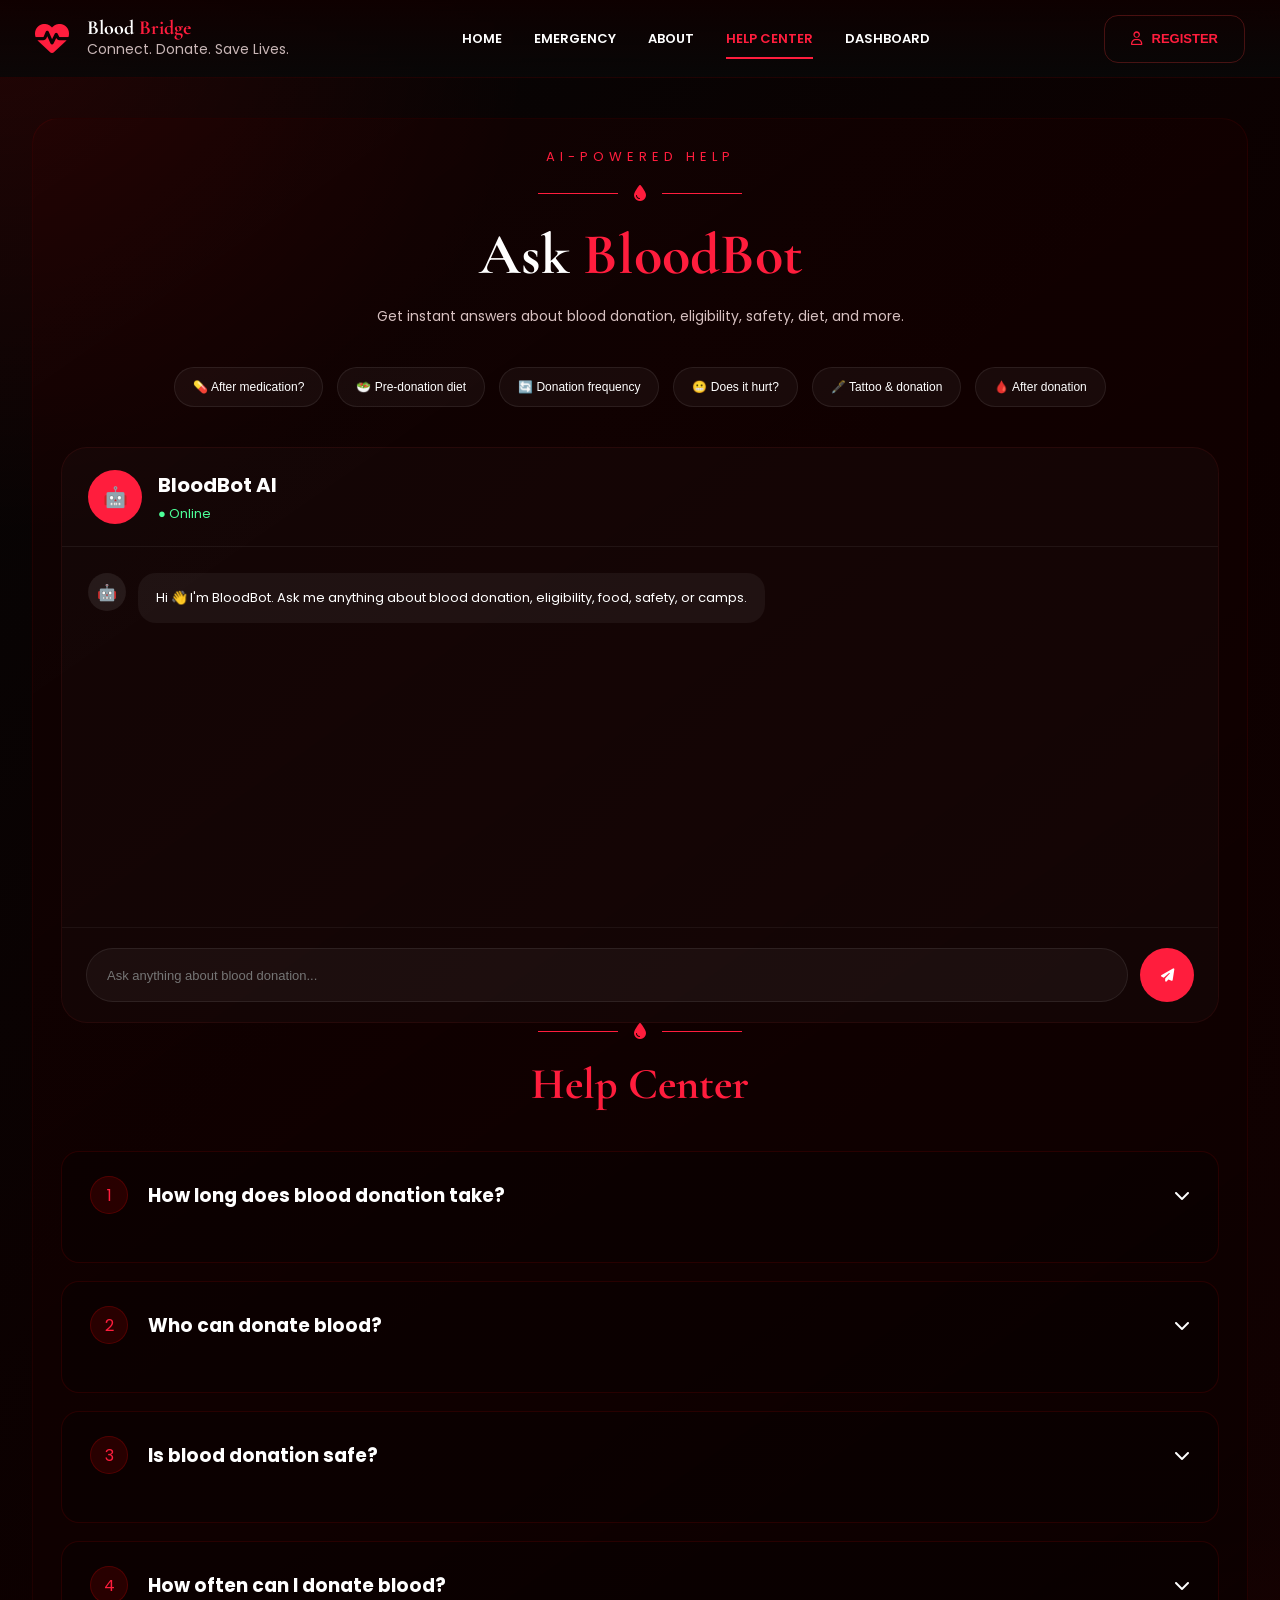
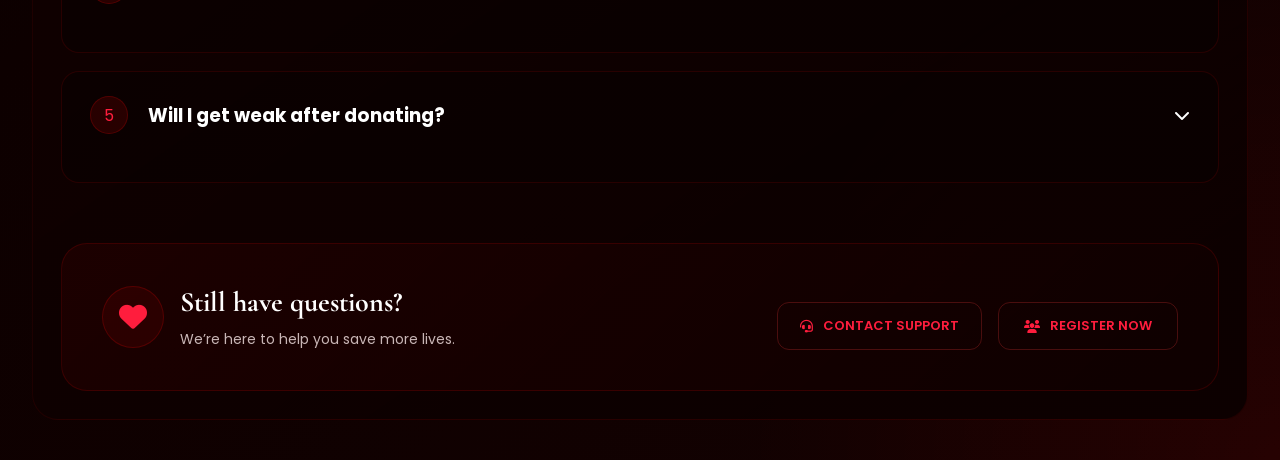
<file: helpcenter.html>
<!DOCTYPE html>
<html lang="en">

<head>
    <meta charset="UTF-8">
    <meta name="viewport" content="width=device-width, initial-scale=1.0">

    <title>BloodBridge | Help Center</title>

    <!-- GOOGLE FONTS -->
    <link rel="preconnect" href="https://fonts.googleapis.com">
    <link rel="preconnect" href="https://fonts.gstatic.com" crossorigin>
    <link href="https://fonts.googleapis.com/css2?family=Poppins:wght@400;500;600&family=Cormorant+Garamond:wght@500;600;700&display=swap" rel="stylesheet">

    <!-- FONT AWESOME -->
    <link rel="stylesheet" href="https://cdnjs.cloudflare.com/ajax/libs/font-awesome/6.5.1/css/all.min.css">
    <link rel="stylesheet" href="helpcenter_styles.css">
</head>
<body>

    <!-- ================= NAVBAR ================= -->
    <nav>
    <div class="logo">
        <i class="fa-solid fa-heart-pulse"></i>
        <div>
            <h2>Blood <span>Bridge</span></h2>
            <p>Connect. Donate. Save Lives.</p>
        </div>
    </div>

    <div class="nav-links">
        <a href="index.html">HOME</a>
        <a href="emergency.html">EMERGENCY</a>
        <a href="about.html">ABOUT</a>
        <a class="active" href="helpcenter.html">HELP CENTER</a>
        <a href="dashboard.html">DASHBOARD</a>
    </div>

    <div class="menu-toggle">
        <i class="fa-solid fa-bars"></i>
    </div>

    <button class="register-btn" onclick="window.location.href='register.html'">
        <i class="fa-regular fa-user"></i> REGISTER
    </button>
</nav>

<!-- ================= AI HELP CENTER ================= -->
<section class="faq-page">
    <div class="help-hero">
        <p class="mini-title">AI-POWERED HELP</p>
        <div class="drop-line">
            <span></span>
            <i class="fa-solid fa-droplet"></i>
            <span></span>
        </div>

        <h1>
            Ask <span>BloodBot</span>
        </h1>
        <p class="top-subtext">
            Get instant answers about blood donation, eligibility, safety, diet, and more.
        </p>
    </div>

    <!-- QUICK QUESTIONS -->
    <div class="quick-questions">
        <button onclick="askBot('after medication')">
            💊 After medication?
        </button>

        <button onclick="askBot('diet')">
            🥗 Pre-donation diet
        </button>

        <button onclick="askBot('frequency')">
            🔄 Donation frequency
        </button>

        <button onclick="askBot('hurt')">
            😬 Does it hurt?
        </button>

        <button onclick="askBot('tattoo')">
            🖋️ Tattoo & donation
        </button>

        <button onclick="askBot('after donation')">
            🩸 After donation
        </button>
    </div>

    <!-- CHATBOT -->
    <div class="bloodbot-container">

        <!-- HEADER -->
        <div class="bloodbot-header">
            <div class="bot-profile">
                <div class="bot-icon">🤖</div>

                <div>
                    <h3>BloodBot AI</h3>
                    <p>● Online</p>
                </div>
            </div>
        </div>

        <!-- CHAT AREA -->
        <div class="bloodbot-messages" id="chat-messages">
            <div class="chat-row bot">
                <div class="chat-avatar">🤖</div>

                <div class="chat-bubble">
                    Hi 👋 I'm BloodBot. Ask me anything about blood donation, eligibility, food, safety, or camps.
                </div>
            </div>
        </div>

        <!-- INPUT -->
        <div class="bloodbot-input-area">
            <input type="text" id="chat-in" placeholder="Ask anything about blood donation..." onkeydown="if(event.key==='Enter')sendChat()">
            <button onclick="sendChat()">
                <i class="fa-solid fa-paper-plane"></i>
            </button>
        </div>
    </div>

        <!-- ================= HELP CENTER LIST ================= -->
        <div class="faq-heading">
            <div class="drop-line">
                <span></span>
                <i class="fa-solid fa-droplet"></i>
                <span></span>
            </div>
            <h2>
                <span>Help Center</span>
            </h2>
        </div>

        <!-- HELP CENTER ITEMS -->
        <div class="faq-container">

            <!-- HELP CENTER ITEM -->
            <div class="faq-item">
                <div class="faq-question">
                    <div class="faq-left">
                        <span>1</span>
                        <h3>How long does blood donation take?</h3>
                    </div>
                    <i class="fa-solid fa-chevron-down"></i>
                </div>

                <div class="faq-answer">
                    The complete process usually takes around 30–45 minutes, while the actual blood collection takes only 8–10 minutes.
                </div>
            </div>

            <!-- HELP CENTER ITEM -->
            <div class="faq-item">
                <div class="faq-question">
                    <div class="faq-left">
                        <span>2</span>
                        <h3>Who can donate blood?</h3>
                    </div>
                    <i class="fa-solid fa-chevron-down"></i>
                </div>

                <div class="faq-answer">
                    Healthy adults aged 18–65 with sufficient hemoglobin and body weight can generally donate blood.
                </div>
            </div>

            <!-- HELP CENTER ITEM -->
            <div class="faq-item">
                <div class="faq-question">
                    <div class="faq-left">
                        <span>3</span>
                        <h3>Is blood donation safe?</h3>
                    </div>
                    <i class="fa-solid fa-chevron-down"></i>
                </div>

                <div class="faq-answer">
                    Yes. Sterile disposable needles are used, making the process completely safe.
                </div>
            </div>

            <!-- HELP CENTER ITEM -->
            <div class="faq-item">
                <div class="faq-question">
                    <div class="faq-left">
                        <span>4</span>
                        <h3>How often can I donate blood?</h3>
                    </div>
                    <i class="fa-solid fa-chevron-down"></i>
                </div>

                <div class="faq-answer">
                    Whole blood donation is usually allowed every 56 days for healthy adults.
                </div>
            </div>

            <!-- HELP CENTER ITEM -->
            <div class="faq-item">
                <div class="faq-question">
                    <div class="faq-left">
                        <span>5</span>
                        <h3>
                            Will I get weak after donating?
                        </h3>
                    </div>
                    <i class="fa-solid fa-chevron-down"></i>
                </div>

                <div class="faq-answer">
                    Most people feel normal after resting briefly and drinking enough fluids.
                </div>
            </div>
        </div>

        <!-- CTA -->
        <div class="faq-cta">
            <div class="cta-left">
                <div class="cta-icon">
                    <i class="fa-solid fa-heart"></i>
                </div>
                <div>
                    <h2>Still have questions?</h2>
                    <p>
                        We’re here to help you save more lives.
                    </p>
                </div>
            </div>

            <div class="cta-buttons">
                <a href="emergency.html" class="bottom-btn">
                    <i class="fa-solid fa-headset"></i> CONTACT SUPPORT</a>
                <a href="register.html" class="bottom-btn">
                    <i class="fa-solid fa-users"></i> REGISTER NOW</a>
            </div>
        </div>
    </section>

    <script>
        const menuToggle =
        document.querySelector(".menu-toggle");
        const navLinks =
        document.querySelector(".nav-links");

        menuToggle.addEventListener("click",()=>{
            navLinks.classList.toggle("show");
        });

        /* FAQ ACCORDION */
        const faqItems =document.querySelectorAll(".faq-item");

        faqItems.forEach(item=>{
            const question =item.querySelector(".faq-question");
            question.addEventListener("click",()=>{
                item.classList.toggle("open");
            });
        });

        const botReplies = {
            "after medication":
            "You can usually donate blood after taking paracetamol if you feel healthy and have no fever.",
            "diet":
            "Eat iron-rich foods and drink plenty of water before donating blood.",
            "frequency":
            "Most people can donate blood every 3 months.",
            "hurt":
            "Blood donation usually causes only mild temporary discomfort.",
            "tattoo":
            "You may donate blood after tattoos if enough healing time has passed.",
            "after donation":
            "Drink plenty of water, avoid heavy exercise, and eat iron-rich foods after donation."
        };

        function appendMessage(type,text){
            const chat =document.getElementById("chat-messages");
            const row =document.createElement("div");
            row.className ='chat-row ' + type;
            row.innerHTML = `
            <div class="chat-avatar">
            ${type==="bot" ? "🤖" : "🧑"}
            </div>
            <div class="chat-bubble">
            ${text}
            </div>
            `;

            chat.appendChild(row);
            chat.scrollTop =chat.scrollHeight;
        }

        function sendChat(){
            const input =document.getElementById("chat-in");
            const text =input.value.trim();

            if(!text) return;
            appendMessage("user",text);
            input.value = "";

            let reply ="I'm sorry, I don't have information about that yet.";
            for(let key in botReplies){
                if(text.toLowerCase().includes(key)){
                    reply = botReplies[key];
                    break;
                }
            }
            setTimeout(()=>{
                appendMessage("bot",reply);},600);
        }

        function askBot(question){
            appendMessage("user",question);
            let reply =
            botReplies[question] ||
            "I'm sorry, I don't have information about that yet.";
            setTimeout(()=>{
                appendMessage("bot",reply);
        });
        }

</script>

</body>

</html>
</file>
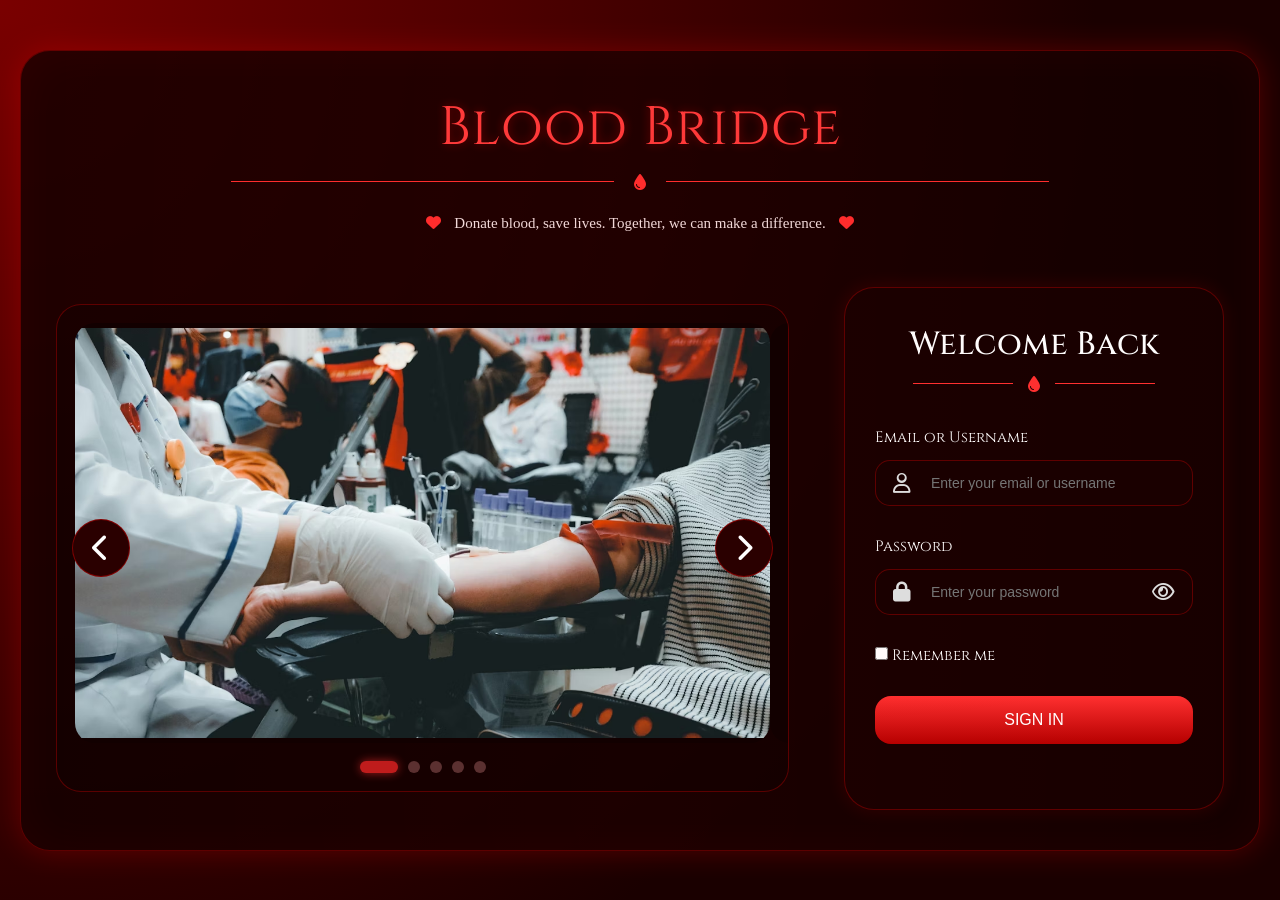
<file: login.html>
<!DOCTYPE html>
<html lang="en">
<head>
  <meta charset="UTF-8" />
  <meta name="viewport" content="width=device-width, initial-scale=1.0"/>
  <title>BloodBridge | Login</title>

  <!-- Google Fonts -->
  <link rel="preconnect" href="https://fonts.googleapis.com">
  <link rel="preconnect" href="https://fonts.gstatic.com" crossorigin>
  <link href="https://fonts.googleapis.com/css2?family=Cinzel:wght@500;600;700&family=Great+Vibes&display=swap" rel="stylesheet">
  <!-- Font Awesome -->
  <link rel="stylesheet"
    href="https://cdnjs.cloudflare.com/ajax/libs/font-awesome/6.5.1/css/all.min.css"/>

  <style>
     *{
      margin:0;
      padding:0;
      box-sizing:border-box;
    }

    body{
      font-family:'Cinzel',serif;
      background:
      radial-gradient(circle at top left,#7a0000,#1a0000 70%);
      min-height:100vh;
      display:flex;
      justify-content:center;
      align-items:center;
      padding:20px;
      overflow-x:hidden;
      color:white;
    }

    .main-container{
      width:100%;
      max-width:1450px;
      background:rgba(20,0,0,0.85);
      border:1px solid rgba(255,0,0,0.3);
      border-radius:30px;
      padding:20px 35px 40px;
      box-shadow:
      0 0 30px rgba(255,0,0,0.25),
      inset 0 0 50px rgba(255,0,0,0.05);
      position:relative;
    }

    .main-container::before{
      content:"";
      position:absolute;
      inset:0;
      background:
      linear-gradient(to right,transparent,rgba(255,0,0,0.03),transparent);
      pointer-events:none;
    }

    /* HEADER */
    .header{
      text-align:center;
      padding:20px 0 10px;
    }

    .title{
      font-size: 54px;
      font-family:'Cinzel',serif;
      font-weight:400;
      letter-spacing:1px;
      margin:0 8px;
      text-shadow:0 0 10px rgba(255,0,0,0.4);
      color:#ff3b3b;
    }

    .line{
      margin:10px auto 25px;
      width:70%;
      display:flex;
      align-items:center;
      justify-content:center;
      gap:20px;
      color:#ff2e2e;
    }

    .line::before,.line::after{
      content:"";
      height:1px;
      flex:1;
      background:#ff2e2e;
    }

    .quote{
      text-align:center;
      color:#f2dede;
      margin-bottom:45px;
      font-size:15px;
      font-family:'Cormorant Garamond',serif;
    }

    .quote i{
      color:#ff2d2d;
      margin:0 10px;
    }

    /* CONTENT */
    .content{
      display:flex;
      gap:55px;
      justify-content:center;
      align-items:center;
      flex-wrap:wrap;
    }

    /* SLIDER */
    .slider-container{
      flex:1;
      width:100%;
      max-width:820px;
      position:relative;
      border:1px solid rgba(255,0,0,0.3);
      border-radius:25px;
      overflow:hidden;
      padding:18px;
      background:rgba(0,0,0,0.18);
    }

    .slider{
      display:flex;
      transition:transform 0.5s ease-in-out;
    }

    .slide{
      min-width:100%;
      height:420px;
      overflow:hidden;
      border-radius:20px;
    }

    .slide img{
      width:100%;
      height:100%;
      object-fit:contain;
      background:#120000;
    }

    .arrow{
      position:absolute;
      top:50%;
      transform:translateY(-50%);
      width:58px;
      height:58px;
      border-radius:50%;
      background:#2a0000;
      border:1px solid rgba(255,0,0,0.4);
      color:white;
      font-size:28px;
      display:flex;
      justify-content:center;
      align-items:center;
      cursor:pointer;
      transition:0.3s;
      z-index:10;
    }

    .arrow:hover{
      background:#ff2020;
    }

    .left{
      left:15px;
    }

    .right{
      right:15px;
    }

    .dots{
    display:flex;
    justify-content:center;
    align-items:center;
    gap:10px;
    margin-top:18px;
}

.dot{
    width:12px;
    height:12px;
    border-radius:20px;
    background:#5b3030;
    cursor:pointer;
    transition:all 0.35s ease;
}

.dot.active{
    width:38px;
    background:#bf1c1c;
    box-shadow:0 0 10px rgba(255,45,45,0.6);
}

    /* LOGIN */
    .login-box{
      width:380px;
      background:rgba(25,0,0,0.88);
      border:1px solid rgba(255,0,0,0.3);
      border-radius:30px;
      padding:35px 30px;
      box-shadow:0 0 20px rgba(255,0,0,0.12);
    }

    .login-box h2{
      text-align:center;
      font-family:'Cinzel',serif;
      font-size:32px;
      font-weight:500;
      margin-bottom:10px;
    }

    .mini-line{
      display:flex;
      align-items:center;
      justify-content:center;
      gap:15px;
      color:#ff3030;
      margin-bottom:35px;
    }

    .mini-line::before, .mini-line::after{
      content:"";
      width:100px;
      height:1px;
      background:#ff3030;
    }

    .input-group{
      margin-bottom:30px;
    }

    .input-group label{
      display:block;
      margin-bottom:12px;
      font-size:15px;
    }

    .input-box{
      position:relative;
    }

    .input-box input{
      width:100%;
      height:46px;
      border-radius:15px;
      border:1px solid rgba(255,0,0,0.3);
      background:#1a0000;
      color:white;
      padding:0 55px;
      font-size:14px;
      outline:none;
      transition:0.3s;
    }

    .input-box input:focus{
      border-color:#ff3a3a;
      box-shadow:0 0 10px rgba(255,0,0,0.25);
    }

    .input-box i{
      position:absolute;
      top:50%;
      transform:translateY(-50%);
      color:#ddd;
      font-size:20px;
    }

    .input-box .left-icon{
      left:18px;
    }

    .input-box .right-icon{
      right:18px;
      cursor:pointer;
    }

    .extra{
      display:flex;
      justify-content:space-between;
      align-items:center;
      margin-bottom:30px;
      font-size:15px;
    }

    .login-btn{
      width:100%;
      height:48px;
      border:none;
      border-radius:16px;
      background:linear-gradient(to bottom,#ff3030,#b50000);
      color:white;
      font-size:16px;
      font-weight:500;
      cursor:pointer;
      transition:0.3s;
      margin-bottom:30px;
    }

    .login-btn:hover{
      transform:translateY(-2px);
      box-shadow:0 0 20px rgba(255,0,0,0.4);
    }

    /* RESPONSIVE */
    @media(max-width:1200px){
      .content{
        flex-direction:column;
      }
      .title{
      font-size: 54px;
      font-family:'Cinzel',serif;
      font-weight:400;
      letter-spacing:1px;
      margin:0 8px;
      text-shadow:0 0 10px rgba(255,0,0,0.4);
      color:#ff3b3b;
    }
    }

    @media(max-width:768px){
      .main-container{
        padding:20px;
      }
      .title{
      font-size: 54px;
      font-family:'Cinzel',serif;
      font-weight:400;
      letter-spacing:1px;
      margin:0 8px;
      text-shadow:0 0 10px rgba(255,0,0,0.4);
      color:#ff3b3b;
    }
      .quote{
        font-size:18px;
      }
      .slide{
        height:320px;
      }
      .login-box{
        width:100%;
        padding:30px 20px;
      }
      .login-box h2{
        font-size:28px;
      }
    }

  </style>
</head>

<body>

  <div class="main-container">

    <!-- HEADER -->
    <div class="header">
      <h1 class="title">
        Blood Bridge
      </h1>

      <div class="line">
        <i class="fa-solid fa-droplet"></i>
      </div>

      <p class="quote">
        <i class="fa-solid fa-heart"></i>
        Donate blood, save lives. Together, we can make a difference.
        <i class="fa-solid fa-heart"></i>
      </p>
    </div>

    <!-- CONTENT -->
    <div class="content">

      <!-- IMAGE SLIDER -->
      <div class="slider-container">
        <div class="slider" id="slider">

          <div class="slide">
            <img src="login_img_1.png" alt="Blood Donation">
          </div>

          <div class="slide">
            <img src="login_img_2.png" alt="Blood Donation">
          </div>

          <div class="slide">
            <img src="login_img_3.png" alt="Blood Donation">
          </div>

          <div class="slide">
            <img src="login_img_4.png" alt="Blood Donation">
          </div>

          <div class="slide">
            <img src="login_img_5.png" alt="Blood Donation">
          </div>
        </div>

        <button class="arrow left">
          <i class="fa-solid fa-chevron-left"></i>
        </button>

        <button class="arrow right">
          <i class="fa-solid fa-chevron-right"></i>
        </button>

        <div class="dots">
          <div class="dot active"></div>
          <div class="dot"></div>
          <div class="dot"></div>
          <div class="dot"></div>
          <div class="dot"></div>
        </div>
      </div>

      <!-- LOGIN FORM -->
      <div class="login-box">
        <h2>Welcome Back</h2>

        <div class="mini-line"><i class="fa-solid fa-droplet"></i></div>

        <form id="loginForm">

          <div class="input-group">
            <label for="username">Email or Username</label>
            <div class="input-box">
              <i class="fa-regular fa-user left-icon"></i>
              <input type="text" id="username" name="username" placeholder="Enter your email or username">
            </div>
          </div>

          <div class="input-group">
            <label for="password">Password</label>
            <div class="input-box">
              <i class="fa-solid fa-lock left-icon"></i>
              <input type="password" id="password" name="password" placeholder="Enter your password">
              <i class="fa-regular fa-eye right-icon"
                id="togglePassword"></i>
            </div>
          </div>

          <div class="extra">
            <label for="remember">
              <input type="checkbox" id="remember"> Remember me
            </label>
          </div>

          <button type="submit" class="login-btn">SIGN IN</button>

        </form>
      </div>
    </div>
  </div>

  <script>
  const slider = document.getElementById("slider");
  document.querySelector(".left")
    .addEventListener("click", prevSlide);

  document.querySelector(".right")
    .addEventListener("click", nextSlide);

  const dots = document.querySelectorAll(".dot");
  let index = 0;
  const totalSlides = document.querySelectorAll(".slide").length;

  function updateSlider() {
      slider.style.transform = `translateX(-${index * 100}%)`;
      dots.forEach(dot => dot.classList.remove("active"));
      dots[index].classList.add("active");
  }

  function nextSlide() {
      index++;
      if (index >= totalSlides) {
          index = 0;
      }
      updateSlider();
  }

  function prevSlide() {
      index--;
      if (index < 0) {
          index = totalSlides - 1;
      }
      updateSlider();
  }

  /* AUTO SLIDE */
  setInterval(() => {
      nextSlide();
  }, 3000);

  /* PASSWORD TOGGLE */
  const togglePassword = document.getElementById("togglePassword");
  const password = document.getElementById("password");
  togglePassword.addEventListener("click", () => {
      const type =
          password.getAttribute("type") === "password"
          ? "text"
          : "password";
      password.setAttribute("type", type);
      togglePassword.classList.toggle("fa-eye");
      togglePassword.classList.toggle("fa-eye-slash");
  });

  /* LOGIN REDIRECT */
  const loginForm = document.getElementById("loginForm");
  loginForm.addEventListener("submit", (e) => {
      e.preventDefault();
      window.location.href = "index.html";
  });

  </script>
</body>
</html>
</file>
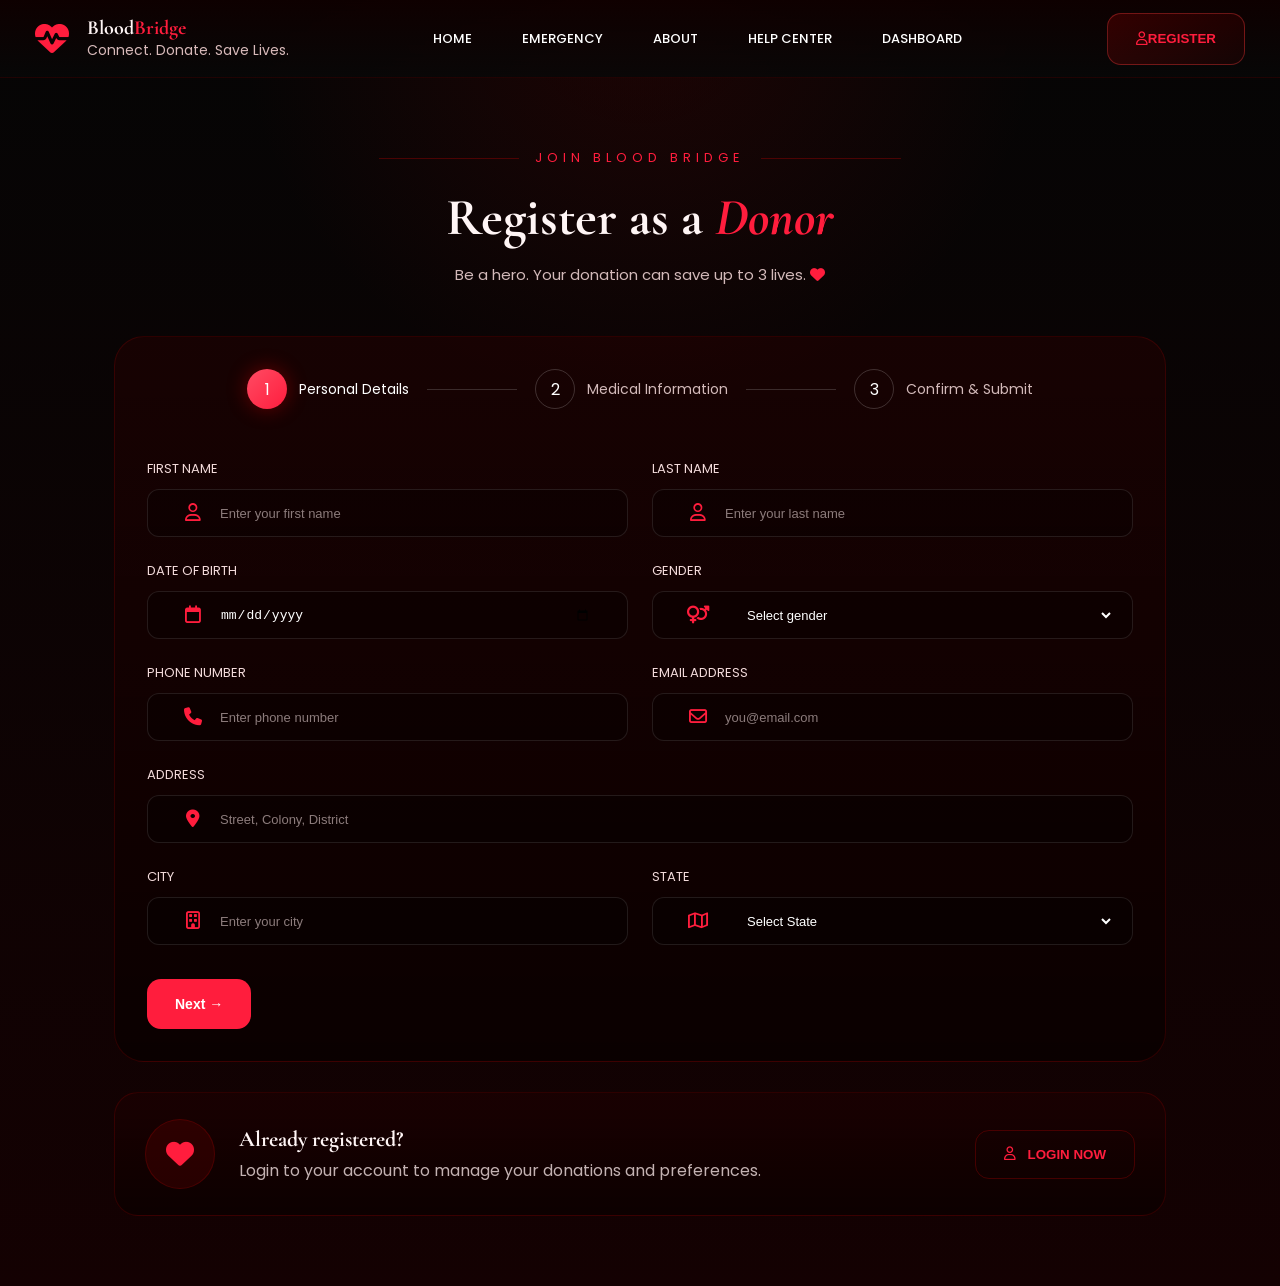
<file: register.html>
<!DOCTYPE html>
<html lang="en">

<head>

    <meta charset="UTF-8">
    <meta name="viewport" content="width=device-width, initial-scale=1.0">
    <title>BloodBridge | Register</title>

    <!-- GOOGLE FONTS -->
    <link rel="preconnect" href="https://fonts.googleapis.com">

    <link rel="preconnect" href="https://fonts.gstatic.com" crossorigin>
    <link href="https://fonts.googleapis.com/css2?family=Poppins:wght@300;400;500;600&family=Cormorant+Garamond:wght@400;500;600;700&display=swap" rel="stylesheet">

    <!-- FONT AWESOME -->
    <link rel="stylesheet" href="https://cdnjs.cloudflare.com/ajax/libs/font-awesome/6.5.1/css/all.min.css">
    <link rel="stylesheet" href="register_styles.css">
</head>

<body>
    <!-- ================= NAVBAR ================= -->
    <nav>
        <div class="logo">
            <i class="fa-solid fa-heart-pulse"></i>
            <div>
                <h2>
                    Blood<span>Bridge</span>
                </h2>
                <p>Connect. Donate. Save Lives.</p>
            </div>
        </div>

        <div class="nav-links">
            <a href="home.html">HOME</a>
            <a href="emergency.html">EMERGENCY</a>
            <a href="about.html">ABOUT</a>
            <a href="helpcenter.html">HELP CENTER</a>
            <a href="dashboard.html">DASHBOARD</a>
        </div>

        <div class="menu-toggle">
            <i class="fa-solid fa-bars"></i>
        </div>

        <button class="register-btn active-btn">
            <i class="fa-regular fa-user"></i>REGISTER
        </button>
    </nav>

    <!-- ================= REGISTER SECTION ================= -->
    <section class="register-section">
        <div class="section-top">
            <div class="mini-title">
                <span></span>
                JOIN BLOOD BRIDGE
                <span></span>
            </div>
            <h1>Register as a <span>Donor</span></h1>

            <p>
                Be a hero. Your donation can save up to 3 lives.
                <i class="fa-solid fa-heart"></i>
            </p>
        </div>

        <!-- ================= FORM CARD ================= -->
        <div class="register-card">
            <!-- STEP BAR -->
            <div class="step-bar">
                <div class="step active" id="step-indicator-1">
                    <div class="step-number">1</div>
                    <div class="step-text">Personal Details</div>
                </div>

                <div class="line"></div>
                <div class="step" id="step-indicator-2">
                    <div class="step-number">2</div>
                    <div class="step-text">Medical Information</div>
                </div>

                <div class="line"></div>
                <div class="step" id="step-indicator-3">
                    <div class="step-number">3</div>
                    <div class="step-text">Confirm & Submit</div>
                </div>
            </div>

            <!-- FORM -->
            <form id="registerForm">
    <!-- Step 1 -->
                <div class="form-step active" id="fstep-1">
                    <div class="form-grid">

                        <div class="input-box">
                            <label>FIRST NAME</label>
                            <div class="input-field">
                                <i class="fa-regular fa-user"></i>
                                <input type="text" id="r-fname" placeholder="Enter your first name">
                            </div>
                        </div>

                        <div class="input-box">
                            <label>LAST NAME</label>
                            <div class="input-field">
                                <i class="fa-regular fa-user"></i>
                                <input type="text" id="r-lname" placeholder="Enter your last name">
                            </div>
                        </div>

                        <div class="input-box">
                            <label>DATE OF BIRTH</label>
                            <div class="input-field">
                                <i class="fa-regular fa-calendar"></i>
                                <input type="date" id="r-dob">
                            </div>
                        </div>

                        <div class="input-box">
                            <label>GENDER</label>
                            <div class="input-field">
                                <i class="fa-solid fa-venus-mars"></i>
                                <select class="form-select">
                                    <option>Select gender</option>
                                    <option>Male</option>
                                    <option>Female</option>
                                    <option>Other</option>
                                </select>
                            </div>
                        </div>

                        <div class="input-box">
                            <label>PHONE NUMBER</label>
                            <div class="input-field">
                                <i class="fa-solid fa-phone"></i>
                                <input type="tel" id="r-phone" placeholder="Enter phone number">
                            </div>
                        </div>

                        <div class="input-box">
                            <label>EMAIL ADDRESS</label>
                            <div class="input-field">
                                <i class="fa-regular fa-envelope"></i>
                                <input type="email" id="r-email" placeholder="you@email.com">
                            </div>
                        </div>

                        <div class="input-box full-width">
                            <label>ADDRESS</label>
                            <div class="input-field">
                                <i class="fa-solid fa-location-dot"></i>
                                <input type="text" id="r-address" placeholder="Street, Colony, District">
                            </div>
                        </div>

                        <div class="input-box">
                            <label>CITY</label>
                            <div class="input-field">
                                <i class="fa-regular fa-building"></i>
                                <input type="text" id="r-city" placeholder="Enter your city">
                            </div>
                        </div>

                        <div class="input-box">
                            <label>STATE</label>
                            <div class="input-field">
                                <i class="fa-regular fa-map"></i>
                                <select class="form-select" id="r-state">
                                    <option>Select State</option>
                                    <option>Andhra Pradesh</option><option>Arunachal Pradesh</option><option>Assam</option>
                                    <option>Bihar</option><option>Chhattisgarh</option><option>Goa</option><option>Gujarat</option>
                                    <option>Haryana</option><option>Himachal Pradesh</option><option>Jharkhand</option>
                                    <option>Karnataka</option><option>Kerala</option><option>Madhya Pradesh</option>
                                    <option>Maharashtra</option><option>Manipur</option><option>Meghalaya</option>
                                    <option>Mizoram</option><option>Nagaland</option><option>Odisha</option><option>Punjab</option>
                                    <option>Rajasthan</option><option>Sikkim</option><option>Tamil Nadu</option>
                                    <option>Telangana</option><option>Tripura</option><option>Uttar Pradesh</option>
                                    <option>Uttarakhand</option><option>West Bengal</option>
                                </select>
                            </div>
                        </div>
                    </div>
                    <div class="form-nav">
                        <button type="button" class="btn-primary" onclick="goStep(2)"> Next → </button>
                    </div>
                </div> 
                
      <!-- Step 2 -->
                <div class="form-step" id="fstep-2">
                    <div class="form-group form-full">
                    <label class="form-label">Blood Group</label>
                    <div class="blood-type-grid">
                        <button class="blood-type-btn" onclick="selectBlood(this)">A+</button>
                        <button class="blood-type-btn" onclick="selectBlood(this)">A−</button>
                        <button class="blood-type-btn" onclick="selectBlood(this)">B+</button>
                        <button class="blood-type-btn" onclick="selectBlood(this)">B−</button>
                        <button class="blood-type-btn" onclick="selectBlood(this)">O+</button>
                        <button class="blood-type-btn" onclick="selectBlood(this)">O−</button>
                        <button class="blood-type-btn" onclick="selectBlood(this)">AB+</button>
                        <button class="blood-type-btn" onclick="selectBlood(this)">AB−</button>
                    </div>
                    </div>
                    <div class="form-grid">
                    <div class="form-group">
                        <label class="form-label">Weight (kg)</label>
                        <input class="input-field" type="number" placeholder="65" id="r-weight"/>
                    </div>

                    <div class="form-group">
                        <label class="form-label">Last Donation Date</label>
                        <input class="input-field" type="date" id="r-lastdon"/>
                    </div>
                    <div class="form-group form-full">
                        <label class="form-label">Do you have any chronic conditions?</label>
                        <select class="form-select" id="r-chronic">
                        <option value="none">None</option>
                        <option>Diabetes (controlled)</option>
                        <option>Hypertension (controlled)</option>
                        <option>Asthma</option>
                        <option>Other (specify below)</option>
                        </select>
                    </div>
                    <div class="form-group form-full">
                        <label class="form-label">Allergies / Medications</label>
                        <input class="input-field" placeholder="None, or list here..." id="r-meds"/>
                    </div>
                    <div class="form-group form-full">
                        <label>
                        <input type="checkbox" onclick="validateConsent()" id="r-consent"/>
                        I confirm I have not had alcohol in the last 24 hours, I am in good health today, and I consent to my data being used for donor matching.
                        </label>
                    </div>
                    </div>
                    <div class="form-nav">
                    <button type="button" class="btn-secondary" onclick="goStep(1)">← Back</button>
                    <button type="button" class="btn-primary" onclick="submitRegistration()">Next →</button>
                    </div>
                </div>

                <!-- Step 3 -->
                <div class="form-step" id="fstep-3">
                    <div>
                    <h3>Ready to Register!</h3>
                    <p>
                        You're about to join over 1.2 million donors who are actively saving lives across India. Your profile will go live immediately after verification.
                    </p>
                    <div>
                        <div id="reg-summary">SUMMARY</div>
                        <div></div>
                    </div>
                </div>
                <div class="form-nav">
                    <button type="button" class="btn-secondary" onclick="goStep(2)">← Back</button>
                    <button type="button" class="btn-primary" onclick="completeRegistration()">Complete Registration</button>
                </div>
            </div>
        </form>
    </div>

        <!-- ================= LOGIN CTA ================= -->
        <div class="login-card">
            <div class="login-left">
                <div class="heart-icon">
                    <i class="fa-solid fa-heart"></i>
                </div>

                <div>
                    <h3>Already registered?</h3>
                    <p>Login to your account to manage your donations and preferences.</p>
                </div>
            </div>

            <button class="login-btn" onclick="window.location.href='login.html'">
                <i class="fa-regular fa-user"></i>LOGIN NOW
            </button>
        </div>
    </section>
   <script>

/* ================= BLOOD TYPE ================= */
function selectBlood(button){
    event.preventDefault();
    document
    .querySelectorAll(".blood-type-btn")
    .forEach(btn=>{
        btn.classList.remove("active");
    });
    button.classList.add("active");
}

/* ================= STEP NAVIGATION ================= */

function goStep(step){
    /* HIDE ALL STEPS */
    document
    .querySelectorAll(".form-step")
    .forEach(section=>{
        section.classList.remove("active");
    });

    /* SHOW CURRENT STEP */
    document
    .getElementById(`fstep-${step}`)
    .classList.add("active");

    /* RESET STEP INDICATORS */
    document
    .querySelectorAll(".step")
    .forEach(item=>{
        item.classList.remove("active");
    });

    /* ACTIVATE CURRENT INDICATOR */
    document
    .getElementById(`step-indicator-${step}`)
    .classList.add("active");
}

/* ================= SUBMIT ================= */
function submitRegistration(){
    const fname =
    document.getElementById("r-fname")?.value || "";
    const lname =
    document.getElementById("r-lname")?.value || "";
    const name =
    `${fname} ${lname}`.trim() || "-";
    const phone =
    document.getElementById("r-phone")?.value || "-";
    const city =
    document.getElementById("r-city")?.value || "-";
    const blood =
    document.querySelector(".blood-type-btn.active")
    ?.innerText || "-";
    const weight =
    document.getElementById("r-weight")?.value || "-";
    const chronic =
    document.getElementById("r-chronic")?.value || "None";
    const dob =
    document.getElementById("r-dob")?.value || "-";
    const email =
    document.getElementById("r-email")?.value || "-";
    const address =
    document.getElementById("r-address")?.value || "-";
    const state =
    document.getElementById("r-state")?.value || "-";
    
    document.getElementById("reg-summary")
    .innerHTML = `
    <div class="summary-item">
        <span>Name</span>
        <strong>${name}</strong>
    </div>

    <div class="summary-item">
        <span>Phone</span>
        <strong>${phone}</strong>
    </div>

    <div class="summary-item">
        <span>City</span>
        <strong>${city}</strong>
    </div>

    <div class="summary-item">
        <span>Blood Group</span>
        <strong>${blood}</strong>
    </div>

    <div class="summary-item">
        <span>Weight</span>
        <strong>${weight} kg</strong>
    </div>

    <div class="summary-item">
        <span>Health Condition</span>
        <strong>${chronic}</strong>
    </div>
    `;

    localStorage.setItem("name", name);
    localStorage.setItem("phone", phone);
    localStorage.setItem("city", city);
    localStorage.setItem("blood", blood);
    localStorage.setItem("dob", dob);
    localStorage.setItem("email", email);
    localStorage.setItem("address", address);
    localStorage.setItem("state", state);
    goStep(3);
}

function completeRegistration(){
    alert(
    "Registration Completed Successfully!"
    );

    document
    .querySelector("form")
    .reset();
    document
    .querySelectorAll(".blood-type-btn")
    .forEach(btn=>{
        btn.classList.remove("active");
    });

    document
    .getElementById("reg-summary")
    .innerHTML = "SUMMARY";
    goStep(1);
}

/* ================= MOBILE MENU ================= */

const menuToggle =
document.querySelector(".menu-toggle");
const navLinks =
document.querySelector(".nav-links");
menuToggle.addEventListener("click",()=>{
    navLinks.classList.toggle("show");
});

</script>
</body>
</html>
</file>
<file: index_styles.css>
*{
    margin:0;
    padding:0;
    box-sizing:border-box;
}

:root{
    --blood:#ff1d3d;
    --bg:#090909;
    --text:#fff5f5;
}

body{
    font-family:'Poppins',sans-serif;
    background:radial-gradient(circle at top left, rgba(170,0,20,0.22), transparent 30%),
               radial-gradient(circle at center, rgba(255,0,30,0.10), transparent 35%),
               linear-gradient(135deg, #130002 0%, #090909 100%);
    color:var(--text);
    overflow-x:hidden;
}

/* ================= NAVBAR ================= */
nav{
    width:100%;
    height:78px;
    display:flex;
    align-items:center;
    justify-content:space-between;
    padding:0 38px;
    background:linear-gradient(to bottom, rgba(10,0,0,0.95), rgba(8,8,8,0.88));
    border-bottom:1px solid rgba(255,40,40,0.08);
    position:sticky;
    top:0;
    z-index:1000;
    backdrop-filter:blur(16px);
}

.logo{
    display:flex;
    align-items:center;
    gap:18px;
}

.logo i{
    color:var(--blood);
    font-size:34px;
}

.logo h2{
    font-size:20px;
    font-family:'Cormorant Garamond',serif;
    font-weight:700;
}

.logo h2 span{
    color:var(--blood);
}

.logo p{
    color:#d8baba;
    font-size:14px;
}

.nav-links{
    display:flex;
    gap:32px;
}

.menu-toggle{
    display:none;
    font-size:24px;
    color:white;
    cursor:pointer;
}

.nav-links a{
    text-decoration:none;
    color:white;
    font-size:13px;
    font-weight:500;
    position:relative;
    transition:0.3s;
}

.nav-links a:hover,
.nav-links a.active{
    color:var(--blood);
}

.nav-links a.active::after{
    content:'';
    position:absolute;
    left:0;
    bottom:-14px;
    width:100%;
    height:2px;
    background:var(--blood);
}

.register-btn{
    padding:15px 30px;
    border-radius:14px;
    background:transparent;
    border:1px solid rgba(255,40,40,0.4);
    color:var(--blood);
    font-weight:600;
    cursor:pointer;
    transition:0.3s;
}

.register-btn:hover{
    background:var(--blood);
    color:white;
}

/* ================= HERO ================= */
.hero{
    width:100%;
    position:relative;
    overflow:hidden;
    padding:40px 50px;
}

.hero::before{
    content:'';
    position:absolute;
    width:700px;
    height:700px;
    background:radial-gradient(circle, rgba(255,0,40,0.08),transparent 70%);
    top:-100px;
    left:35%;
    filter:blur(80px);
    pointer-events:none;
}

.hero-grid{
    display:grid;
    grid-template-columns:1fr 1fr 340px;
    gap:45px;
    align-items:center;
}

/* LEFT */
.tag{
    display:inline-block;
    padding:12px 24px;
    border-radius:999px;
    border:1px solid rgba(255,40,40,0.35);
    color:var(--blood);
    font-size:13px;
    margin-bottom:35px;
    background: rgba(255,0,30,0.06);
}

.left-content h1{
    font-size:42px;
    line-height:1.05;
    letter-spacing:-1px;
    font-family:'Cormorant Garamond',serif;
    margin-bottom:28px;
}

.left-content h1 span{
    color:var(--blood);
}

.line{
    width:120px;
    height:2px;
    background:var(--blood);
    margin-bottom:35px;
}

.left-content p{
    color:#d8baba;
    line-height:1.9;
    font-size:12px;
    max-width:550px;
    margin-bottom:40px;
}

.hero-buttons{
    display:flex;
    gap:20px;
}

.primary-btn{
    height:48px;
    padding:0 34px;
    border:none;
    border-radius:14px;
    background:linear-gradient(180deg,#ff3048, #d1001f);
    color:white;
    font-size:14px;
    font-weight:600;
    cursor:pointer;
    box-shadow:0 10px 25px rgba(255,0,30,0.28);
    transition:0.3s;
}

.primary-btn:hover{
    transform:translateY(-3px);
}

.secondary-btn{
    height:48px;
    padding:0 34px;
    border-radius:14px;
    background:transparent;
    border:1px solid rgba(255,60,60,0.25);
    color:var(--blood);
    font-size:14px;
    font-weight:600;
    cursor:pointer;
    transition:0.3s;
}

.secondary-btn:hover{
    background: rgba(255,0,30,0.08);
}

/* MAP */
.map-box{
    position:relative;
    display:flex;
    justify-content:center;
    align-items:center;
    padding:40px;
    border-radius:40px;
    overflow:hidden;
}

.map{
    width:520px;
    opacity:0.82;
    mix-blend-mode:screen;
    filter:
    brightness(1.05)
    contrast(1.1)
    drop-shadow(0 0 25px rgba(255,0,40,0.18));
    mask-image:radial-gradient(circle, rgba(0,0,0,1) 62%, rgba(0,0,0,0) 100%);
    -webkit-mask-image: radial-gradient(circle, rgba(0,0,0,1) 62%, rgba(0,0,0,0) 100%);
    animation:floatMap 5s ease-in-out infinite;
}

.map-box::before{
    content:'';
    position:absolute;
    width:420px;
    height:420px;
    border-radius:50%;
    background:radial-gradient(circle,rgba(255,0,40,0.16),transparent 70%);
    filter:blur(40px);
    z-index:-1;
}

@keyframes floatMap{
    0%{
        transform:translateY(0px);
    }
    50%{
        transform:translateY(-10px);
    }
    100%{
        transform:translateY(0px);
    }
}

/* STATS */
.stats{
    display:flex;
    flex-direction:column;
    gap:35px;
}

.stat-card{
    display:flex;
    align-items:center;
    gap:20px;
    padding-bottom:30px;
    border-bottom:
    1px solid rgba(255,40,40,0.12);
}

.stat-icon{
    min-width:70px;
    height:70px;
    border-radius:50%;
    border:1px solid rgba(255,40,40,0.4);
    display:flex;
    align-items:center;
    justify-content:center;
    color:var(--blood);
    font-size:24px;
}

.stat-card h2{
    font-size:30px;
    line-height:1.1;
}

.stat-card p{
    color:#d5baba;
    font-size:12px;
}

/* ================= TICKER ================= */
.ticker-section{
    width:96%;
    margin:auto;
    margin-top:20px;
    border-radius:24px;
    border:1px solid rgba(255,40,40,0.18);
    background:linear-gradient(135deg,rgba(120,0,10,0.35),rgba(20,0,0,0.75));
    overflow:hidden;
    position:relative;
}

.ticker-wrap{
    overflow:hidden;
    width:100%;
    white-space:nowrap;
    padding:24px 0;
}

.ticker{
    display:flex;
    align-items:center;
    width:max-content;
    gap:38px;
    animation:scrollTicker 30s linear infinite;
}

.ticker span{
    color:white;
    font-size:14px;
    white-space:nowrap;
}

.ticker .dot{
    color:var(--blood);
    font-size:16px;
}

@keyframes scrollTicker{
    from{
        transform:translateX(0);
    }
    to{
        transform:translateX(-50%);
    }
}

/* ================= ABOUT ================= */
.about{
    width:96%;
    margin:25px auto;
    padding:35px 45px;
    border-radius:24px;
    border:1px solid rgba(255,40,40,0.15);
    background:linear-gradient( 135deg, rgba(120,0,10,0.25),rgba(10,10,10,0.85));
}

.heart-icon{
    width:150px;
    height:150px;
    border-radius:50%;
    display:flex;
    align-items:center;
    justify-content:center;
    margin:auto;
}

.heart-icon i{
    font-size:150px;
    color:var(--blood);
    opacity:0.95;
    filter:drop-shadow(0 0 20px rgba(255,0,40,0.18));
}

.about-grid{
    display:grid;
    grid-template-columns:300px 1fr;
    gap:55px;
    align-items:center;
}

.about-content{
    border-left:1px solid rgba(255,40,40,0.35);
    padding-left:45px;
}

.about-content h2{
    font-size:32px;
    line-height:1.15;
    font-family:'Cormorant Garamond',serif;
    margin-bottom:20px;
}

.about-content h2 span{
    color:var(--blood);
    font-style:italic;
}

.about-line{
    width:90px;
    height:2px;
    background:var(--blood);
    margin-bottom:30px;
}

.about-content p{
    color:#d7baba;
    line-height:1.9;
    font-size:17px;
    max-width:700px;
}

/* ================= RESPONSIVE ================= */
@media(max-width:1400px){
    .hero-grid{
        grid-template-columns:1fr;
    }
    .stats{
        flex-direction:row;
        flex-wrap:wrap;
    }
}

@media(max-width:768px){
    nav{
        padding:0 20px;
    }

    .nav-links{
        position:absolute;
        top:78px;
        left:0;
        width:100%;
        background:#0f0f0f;
        flex-direction:column;
        align-items:center;
        gap:24px;
        padding:30px 0;
        display:none;
        border-top:1px solid rgba(255,60,60,0.15);
    }

    .nav-links.show{
        display:flex;
    }

    .menu-toggle{
        display:block;
    }

    .register-btn{
        display:none;
    }

    .hero{
        padding:40px 20px;
    }

    .left-content h1{
        font-size:48px;
    }

    .map{
        width:100%;
    }

    .hero-buttons{
        flex-direction:column;
    }

    .about-grid{
        grid-template-columns:1fr;
    }

    .about-content{
        border-left:none;
        padding-left:0;
    }

    .about-content h2{
        font-size:28px;
    }
}

/* ================= REQUESTS ================= */
.requests-section{
    width:96%;
    margin:70px auto;
}

.requests-top{
    display:flex;
    justify-content:space-between;
    align-items:flex-start;
    margin-bottom:45px;
}

.mini-title{
    color:var(--blood);
    font-size:13px;
    letter-spacing:2px;
    margin-bottom:20px;
}

.requests-heading h2{
    font-size:50px;
    line-height:1.05;
    font-family:'Cormorant Garamond',serif;
    margin-bottom:20px;
}

.requests-heading h2 span{
    color:var(--blood);
}

.requests-subtext{
    color:#c9b3b3;
    font-size:17px;
    line-height:1.8;
    max-width:500px;
}

/* FILTERS */
.blood-filters{
    display:flex;
    gap:14px;
    flex-wrap:wrap;
}

.filter-btn{
    width:72px;
    height:52px;
    border-radius:12px;
    border:1px solid rgba(255,60,60,0.18);
    background:transparent;
    color:white;
    font-size:16px;
    cursor:pointer;
    transition:0.3s;
}

.filter-btn.active,
.filter-btn:hover{
    background:rgba(255,0,40,0.14);
    border-color:rgba(255,60,60,0.4);
    color:var(--blood);
}

/* GRID */

.request-grid{
    display:grid;
    grid-template-columns:repeat(4,1fr);
    gap:18px;
}

/* CARD */

.request-card{
    background:linear-gradient(135deg, rgba(120,0,10,0.18), rgba(20,20,20,0.88));
    border:1px solid rgba(255,60,60,0.14);
    border-radius:22px;
    padding:18px;
    transition:0.35s;
}

.request-card:hover{
    transform:translateY(-6px);
    border-color:rgba(255,60,60,0.3);
    box-shadow:0 18px 40px rgba(0,0,0,0.35);
}

.card-top{
    display:flex;
    justify-content:space-between;
    align-items:center;
    margin-bottom:28px;
}

.blood-badge{
    width:50px;
    height:50px;
    border-radius:16px;
    background:linear-gradient(180deg,#ff3048,#d1001f);
    display:flex;
    align-items:center;
    justify-content:center;
    font-size:16px;
    font-weight:700;
}

.status{
    padding:7px 12px;
    border-radius:999px;
    font-size:11px;
    font-weight:600;
}

.critical{
    background:rgba(255,0,40,0.12);
    color:#ff3355;
}

.moderate{
    background: rgba(255,170,0,0.10);
    color:#ffc400;
}

.normal{
    background: rgba(0,255,120,0.10);
    color:#47ff9d;
}

.request-card h3{
    font-size:16px;
    margin-bottom:12px;
}

.location{
    color:#bca8a8;
    font-size:12px;
    display:flex;
    align-items:center;
    gap:8px;
}

.location i{
    color:var(--blood);
}

.card-line{
    width:100%;
    height:1px;
    background:rgba(255,255,255,0.08);
    margin:16px 0;
}

.units{
    color:#bca8a8;
    font-size:13px;
    margin-bottom:28px;
}

.units span{
    color:var(--blood);
    font-weight:700;
    font-size:16px;
}

.donate-btn{
    width:100%;
    height:42px;
    border-radius:14px;
    background:transparent;
    border:1px solid rgba(255,60,60,0.28);
    color:var(--blood);
    font-size:13px;
    font-weight:600;
    cursor:pointer;
    transition:0.3s;
}

.donate-btn:hover{
    background:rgba(255,0,40,0.08);
}

/* RESPONSIVE */
@media(max-width:1400px){
    .request-grid{
        grid-template-columns:
        repeat(2,1fr);
    }
}

@media(max-width:768px){
    .requests-top{
        flex-direction:column;
        gap:30px;
    }

    .request-grid{
        grid-template-columns:1fr;
    }

    .requests-heading h2{
        font-size:42px;
    }
}

/* ================= QUOTES ================= */
.quotes-section{
    width:100%;
    min-height:75vh;
    position:relative;
    overflow:hidden;
    display:flex;
    flex-direction:column;
    align-items:center;
    justify-content:center;
    text-align:center;
    padding:120px 20px;
}

.quotes-bg{
    position:absolute;
    width:900px;
    height:900px;
    border-radius:50%;
    background:radial-gradient(circle, rgba(255,0,40,0.10),transparent 70%);
    filter:blur(100px);
    z-index:-1;
}

.quotes-mini{
    color:var(--blood);
    letter-spacing:6px;
    font-size:14px;
    margin-bottom:25px;
}

.quotes-title{
    font-size:58px;
    font-family:'Cormorant Garamond',serif;
    font-weight:700;
    line-height:1;
    margin-bottom:35px;
}

.quotes-title span{
    color:var(--blood);
    font-style:italic;
}

.quotes-line{
    display:flex;
    align-items:center;
    gap:18px;
    margin-bottom:70px;
}

.quotes-line span{
    width:95px;
    height:1px;
    background:rgba(255,60,60,0.45);
}

.quotes-line i{
    color:var(--blood);
    font-size:20px;
}

.quote-slider{
    position:relative;
    width:100%;
    max-width:1100px;
    min-height:340px;
}

.quote{
    position:absolute;
    inset:0;
    opacity:0;
    transform:translateY(20px);
    transition:0.7s ease;
    display:flex;
    flex-direction:column;
    align-items:center;
    justify-content:center;
}

.quote.active{
    opacity:1;
    transform:
    translateY(0);
}

.quote-text{
    font-size:40px;
    line-height:1.4;
    font-family:'Cormorant Garamond',serif;
    font-style:italic;
    color:#fff;
    max-width:1200px;
}

.quote-text span{
    color:var(--blood);
    font-size:70px;
    font-style:normal;
}

.quote h4{
    margin-top:50px;
    color:#cfc0c0;
    font-size:20px;
    letter-spacing:5px;
    font-weight:400;
}

.quote-dots{
    display:flex;
    gap:14px;
    margin-top:40px;
}

.quote-dot{
    width:13px;
    height:13px;
    border-radius:50%;
    background:rgba(255,255,255,0.28);
    transition:0.35s;
}

.quote-dot.active{
    width:42px;
    border-radius:999px;
    background:var(--blood);
}

.quote-arrows{
    display:flex;
    gap:26px;
    margin-top:45px;
}

.quote-btn{
    width:72px;
    height:72px;
    border-radius:50%;
    border:1px solid rgba(255,255,255,0.28);
    background:transparent;
    color:white;
    font-size:22px;
    cursor:pointer;
    transition:0.3s;
}

.quote-btn:hover{
    border-color:rgba(255,60,60,0.5);
    color:var(--blood);
    transform:translateY(-4px);
}

/* RESPONSIVE */
@media(max-width:992px){
    .quotes-title{
        font-size:45px;
    }

    .quote-text{
        font-size:30px;
    }

    .quote h4{
        font-size:14px;
        letter-spacing:3px;
    }
}

@media(max-width:768px){

    .quotes-section{
        padding:90px 20px;
    }

    .quotes-title{
        font-size:40px;
    }

    .quote-text{
        font-size:24px;
    }

    .quote-text span{
        font-size:40px;
    }

    .quote-slider{
        min-height:260px;
    }

    .quote-btn{
        width:56px;
        height:56px;
        font-size:18px;
    }
}

/* ================= FACTS ================= */
.facts-section{
    width:96%;
    margin:20px auto 120px auto;
    position:relative;
}

.facts-section::before{
    content:'';
    position:absolute;
    width:700px;
    height:700px;
    left:50%;
    top:50%;
    transform:translate(-50%,-50%);
    background:radial-gradient(circle, rgba(255,0,40,0.08), transparent 70%);
    filter:blur(90px);
    z-index:-1;
}

.facts-heading{
    margin-bottom:55px;
}

.facts-mini{
    color:var(--blood);
    font-size:12px;
    letter-spacing:4px;
    margin-bottom:18px;
}

.facts-heading h2{
    font-size:54px;
    line-height:1;
    font-family:'Cormorant Garamond',serif;
    margin-bottom:18px;
}

.facts-heading h2 span{
    color:var(--blood);
    font-style:italic;
}

.facts-subtext{
    color:#a99a9a;
    font-size:20px;
}

.facts-grid{
    display:grid;
    grid-template-columns:repeat(3,1fr);
    gap:22px;
}

.fact-card{
    background:linear-gradient(145deg, rgba(26,26,34,0.95), rgba(16,16,22,0.88));
    border:1px solid rgba(255,255,255,0.06);
    border-radius:20px;
    padding:22px 20px;
    min-height:190px;
    transition:0.35s;
    position:relative;
    overflow:hidden;
}

.fact-card::before{
    content:'';
    position:absolute;
    inset:0;
    background:linear-gradient(135deg, rgba(255,0,40,0.06),transparent 45%);
    opacity:0;
    transition:0.35s;
}

.fact-card:hover{
    transform:translateY(-8px);
    border-color:rgba(255,60,60,0.18);
    box-shadow:0 20px 45px rgba(0,0,0,0.35);
}

.fact-card:hover::before{
    opacity:1;
}

.fact-icon{
    font-size:24px;
    margin-bottom:18px;
    display:inline-flex;
}

.fact-card h3{
    font-size:15px;
    margin-bottom:16px;
    color:white;
    line-height:1.4;
}

.fact-card p{
    color:#8f8f9f;
    line-height:1.6;
    font-size:13px;
}

/* ================= RESPONSIVE ================= */
@media(max-width:1200px){
    .facts-grid{
        grid-template-columns:
        repeat(2,1fr);
    }
}

@media(max-width:768px){
    .facts-heading h2{
        font-size:44px;
    }

    .facts-subtext{
        font-size:16px;
    }

    .facts-grid{
        grid-template-columns:1fr;
    }

    .fact-card{
        min-height:auto;
    }
}

/* ================= FOOTER ================= */
.footer{
    width:100%;
    margin-top:80px;
    padding:90px 5% 40px;
    position:relative;
    overflow:hidden;
    background:linear-gradient(180deg,rgba(8,8,8,0), rgba(10,0,0,0.35));
}

.footer::before{
    content:'';
    position:absolute;
    width:700px;
    height:700px;
    left:-250px;
    bottom:-250px;
    border-radius:50%;
    background:radial-gradient(circle, rgba(255,0,40,0.08), transparent 70%);
    filter:blur(100px);
    pointer-events:none;
}

/* TOP */
.footer-top{
    display:flex;
    justify-content:space-between;
    gap:120px;
    padding-bottom:55px;
    border-bottom:1px solid rgba(255,60,60,0.14);
}

/* BRAND */
.footer-brand{
    max-width:420px;
}

.footer-logo{
    display:flex;
    align-items:center;
    gap:18px;
    margin-bottom:25px;
}

.footer-logo i{
    font-size:68px;
    color:var(--blood);
    filter:drop-shadow(0 0 20px rgba(255,0,40,0.12));
}

.footer-logo h2{
    font-size:42px;
    font-family:'Cormorant Garamond',serif;
    line-height:1;
}

.footer-logo h2 span{
    color:var(--blood);
}

.footer-line{
    width:40px;
    height:2px;
    background:var(--blood);
    margin-bottom:35px;
}

.footer-brand p{
    color:#c4b3b3;
    font-size:15px;
    line-height:1.9;
}

/* LINKS */
.footer-links{
    min-width:240px;
}

.footer-links h3{
    font-size:20px;
    margin-bottom:20px;
}

.footer-small-line{
    width:45px;
    height:2px;
    background:var(--blood);
    margin-bottom:35px;
}

.footer-links a{
    display:flex;
    align-items:center;
    gap:14px;
    text-decoration:none;
    color:#d8caca;
    font-size:14px;
    margin-bottom:14px;
    transition:0.3s;
}

.footer-links a i{
    color:var(--blood);
    font-size:15px;
}

.footer-links a:hover{
    color:white;
    transform:translateX(6px);
}

/* MIDDLE */
.footer-middle{
    display:grid;
    grid-template-columns:repeat(3,1fr);
    gap:26px;
    padding:42px 0;
    border-bottom:1px solid rgba(255,60,60,0.14);
}

.footer-card{
    background:linear-gradient(135deg, rgba(120,0,10,0.18), rgba(15,15,15,0.92));
    border:1px solid rgba(255,60,60,0.12);
    border-radius:22px;
    padding:24px;
    display:flex;
    align-items:center;
    gap:18px;
    transition:0.35s;
}

.footer-card:hover{
    transform:translateY(-6px);
    border-color: rgba(255,60,60,0.24);
    box-shadow:0 18px 35px rgba(0,0,0,0.35);
}

.footer-icon{
    min-width:62px;
    height:62px;
    border-radius:50%;
    border:1px solid rgba(255,60,60,0.45);
    display:flex;
    align-items:center;
    justify-content:center;
    color:var(--blood);
    font-size:24px;
}

.footer-card h4{
    font-size:20px;
    margin-bottom:14px;
}

.footer-card p{
    color:#c7b8b8;
    line-height:1.8;
    font-size:14px;
    margin-bottom:18px;
}

.footer-card span{
    color:var(--blood);
    font-size:14px;
    font-weight:600;
}

/* BOTTOM */
.footer-bottom{
    text-align:center;
    padding-top:38px;
}

.footer-bottom p{
    color:#bfb0b0;
    font-size:17px;
    letter-spacing:1px;
}

.footer-bottom span{
    color:var(--blood);
    font-size:18px;
}

/* RESPONSIVE */
@media(max-width:1200px){
    .footer-top{
        flex-direction:column;
        gap:60px;
    }

    .footer-middle{
        grid-template-columns:1fr;
    }
}

@media(max-width:768px){
    .footer{
        padding:70px 20px 30px;
    }

    .footer-logo{
        flex-direction:column;
        align-items:flex-start;
    }

    .footer-logo h2{
        font-size:34px;
    }

    .footer-brand p{
        font-size:16px;
    }

    .footer-links h3{
        font-size:24px;
    }

    .footer-links a{
        font-size:16px;
    }

    .footer-card{
        flex-direction:row;
        align-items:center;
        padding:18px;
        gap:14px;
    }

    .footer-icon{
        min-width:52px;
        height:52px;
        font-size:18px;
    }
}
</file>
<file: about_styles.css>
*{
    margin:0;
    padding:0;
    box-sizing:border-box;
}

:root{
    --blood:#ff1d3d;
    --blood-light:#ff4b63;
    --blood-dark:#73000c;
    --text:#fff5f5;
    --muted:#c8bcbc;
    --border:rgba(255,60,60,0.18);

}

body{
    font-family:'Poppins',sans-serif;
    min-height:100vh;
    background: radial-gradient(circle at top,rgba(120,0,0,0.22),transparent 30%),
                linear-gradient(to bottom,#070707, #120102);
    color:var(--text);
    overflow-x:hidden;
}

/* ================= NAVBAR ================= */
nav{
    width:100%;
    height:78px;
    display:flex;
    align-items:center;
    justify-content:space-between;
    padding:0 35px;
    background:linear-gradient(to bottom, rgba(15,0,0,0.92),rgba(8,8,8,0.85));
    border-bottom:1px solid rgba(255,40,40,0.08);
    position:sticky;
    top:0;
    z-index:999;
    backdrop-filter:blur(14px);
}

/* LOGO */
.logo{
    display:flex;
    align-items:center;
    gap:18px;
}

.logo i{
    color:var(--blood);
    font-size:34px;
}

.logo h2{
    font-size:20px;
    font-family:'Cormorant Garamond',serif;
    font-weight:700;
    line-height:1.1;
}

.logo h2 span{
    color:var(--blood);
}

.logo p{
    color:#d8baba;
    font-size:14px;
    margin-top:2px;
}

/* NAV LINKS */
.nav-links{
    display:flex;
    gap:32px;
}

.nav-links a{
    text-decoration:none;
    color:white;
    font-size:13px;
    font-weight:500;
    position:relative;
    transition:0.3s;
}

.nav-links a.active,
.nav-links a:hover{
    color:var(--blood);
}

.nav-links a.active::after{
    content:'';
    position:absolute;
    left:0;
    bottom:-15px;
    width:100%;
    height:2px;
    background:var(--blood);
}

/* REGISTER BUTTON */
.register-btn{
    height:52px;
    padding:0 28px;
    border-radius:14px;
    border:1px solid rgba(255,60,60,0.35);
    background:transparent;
    color:var(--blood);
    font-weight:600;
    cursor:pointer;
    transition:0.3s;
}

.register-btn:hover{
    background:var(--blood);
    color:white;
}

/* HAMBURGER */

.menu-toggle{
    display:none;
    font-size:22px;
    color:white;
    cursor:pointer;
    position:relative;
    z-index:1001;
}

/* ================= ABOUT ================= */

.about-section{
    width:96%;
    margin:35px auto;
    padding:40px 24px;
    border:1px solid var(--border);
    border-radius:28px;
    background:linear-gradient(145deg, rgba(80,0,0,0.22), rgba(20,0,0,0.92));
}

.about-top{
    text-align:center;
    margin-bottom:60px;
}

.mini-title{
    color:var(--blood);
    letter-spacing:4px;
    font-size:14px;
    margin-bottom:20px;
}

.heading-line{
    display:flex;
    align-items:center;
    justify-content:center;
    gap:25px;
    margin-bottom:20px;
}

.heading-line span{
    width:120px;
    height:1px;
    background:var(--blood);
}

.heading-line h1{
    font-size:46px;
    font-family:'Cormorant Garamond',serif;
    color:var(--blood-light);
    font-weight:500;
}

.about-description{
    max-width:850px;
    margin:auto;
    color:var(--muted);
    line-height:2;
    font-size:13px;
}

/* ================= MISSION ================= */

.mission-container{
    display:grid;
    grid-template-columns:repeat(2,1fr);
    gap:30px;
    margin-bottom:40px;
}

.mission-card{
    background:rgba(18,0,0,0.65);
    border:1px solid var(--border);
    border-radius:24px;
    padding:28px 24px;
    text-align:center;
}

.mission-icon{
    width:50px;
    height:50px;
    border-radius:50%;
    margin:auto auto 20px;
    display:flex;
    justify-content:center;
    align-items:center;
    border:
    1px solid rgba(255,0,0,0.3);
    color:var(--blood);
    font-size:16px;
}

.mission-card h2{
    font-family:'Cormorant Garamond',serif;
    font-size:24px;
    margin-bottom:20px;
}

.small-line{
    width:100px;
    height:2px;
    background:var(--blood);
    margin:0 auto 25px;
}

.mission-card p{
    color:var(--muted);
    line-height:2;
    font-size:12px;
}

/* ================= SUMMARY ================= */
.summary-section{
    display:grid;
    grid-template-columns:1fr 1.1fr;
    gap:30px;
    margin-bottom:70px;
}

.map-box,
.summary-box{
    background:rgba(15,0,0,0.6);
    border:1px solid var(--border);
    border-radius:24px;
    padding:18px;
}

.map-box h2,
.summary-box h2{
    font-family:'Cormorant Garamond',serif;
    font-size:22px;
    margin-bottom:25px;
}

.map-box img{
    width:100%;
    object-fit:contain;
    filter:drop-shadow(0 0 30px rgba(255,0,0,0.12));
}

.map-box p{
    text-align:center;
    color:var(--muted);
    line-height:1.8;
    margin-top:25px;
}

.stats-grid{
    display:grid;
    grid-template-columns:
    repeat(2,minmax(140px,1fr));
    gap:12px;
    margin-bottom:35px;
}

.stat-card{
    background:
    rgba(0,0,0,0.28);
    min-height:160px;
    border: 1px solid rgba(255,0,0,0.1);
    border-radius:18px;
    padding:16px;
    text-align:center;
}

.stat-card i{
    font-size:30px;
    color:var(--blood);
    margin-bottom:16px;
}

.stat-card h3{
    font-size:26px;
    margin-bottom:10px;
}

.stat-card p{
    font-size:12px;
    color:var(--muted);
}

/* STATES */
.states-box{
    margin-top:30px;
}

.state-row{
    display:grid;
    grid-template-columns:60px 1fr auto;
    font-size:13px;
    align-items:center;
    gap:20px;
    padding:18px;
    margin-bottom:15px;
    background:
    rgba(0,0,0,0.2);
    border:
    1px solid rgba(255,0,0,0.08);
    border-radius:18px;
}

.state-row span{
    width:35px;
    height:35px;
    border-radius:50%;
    display:flex;
    justify-content:center;
    align-items:center;
    background:var(--blood-dark);
    color:white;
}

.state-row h4{
    color:var(--blood-light);
}

/* ================= AUTHORS ================= */
.authors-grid{
    display:flex;
    justify-content:center;
    align-items:center;
    gap:80px;
    flex-wrap:wrap;
    margin-top:40px;
}

.author-profile{
    margin-bottom:28px;
    display:flex;
    flex-direction:column;
    align-items:center;
    gap:18px;
}

.author-image{
    width:180px;
    height:180px;
    border-radius:50%;
    position:relative;
    overflow:hidden;
    border:3px solid rgba(255,40,40,0.25);
    transition:0.35s;
}

.author-image img{
    width:100%;
    height:100%;
    object-fit:cover;
    transition:0.35s;
}

.author-profile h3{
    font-size:18px;
    font-family:'Cormorant Garamond',serif;
    font-weight:600;
}

/* HOVER EFFECT */
.profile-btn{
    position:absolute;
    top:50%;
    left:50%;
    transform:translate(-50%,-50%);
    padding:12px 20px;
    border-radius:10px;
    background:linear-gradient(135deg,var(--blood-light),var(--blood));
    color:white;
    text-decoration:none;
    font-size:12px;
    font-weight:500;
    opacity:0;
    transition:0.35s;
    z-index:3;
}

.author-image::after{
    content:'';
    position:absolute;
    inset:0;
    background: rgba(0,0,0,0.45);
    opacity:0;
    transition:0.35s;
}

.author-image:hover img{
    transform:scale(1.08);
}

.author-image:hover::after{
    opacity:1;
}

.author-image:hover .profile-btn{
    opacity:1;
}
/* ================= CTA ================= */

.about-cta{
    background:linear-gradient(135deg,rgba(100,0,0,0.22),rgba(20,0,0,0.9));
    border:1px solid rgba(255,0,0,0.18);
    border-radius:18px;
    padding:22px 28px;
    display:flex;
    justify-content:space-between;
    align-items:center;
    gap:20px;
}

.cta-left{
    display:flex;
    align-items:center;
    gap:16px;
}

.cta-icon{
    width:60px;
    height:60px;
    border-radius:50%;
    display:flex;
    justify-content:center;
    align-items:center;
    border:1px solid rgba(255,0,0,0.25);
    color:var(--blood);
    font-size:18px;
}

.cta-left h2{
    font-size:28px;
    margin-bottom:10px;
    font-family:'Cormorant Garamond',serif;
}

.cta-left p{
    font-size:13px;
    color:var(--muted);
}

.about-cta button{
    padding:14px 26px;
    border:none;
    border-radius:14px;
    background:linear-gradient(135deg,var(--blood-light),var(--blood));
    color:white;
    font-size:13px;
    cursor:pointer;
    display:flex;
    align-items:center;
    gap:12px;
}

/* ================= RESPONSIVE ================= */

@media(max-width:900px){

    .nav-links{
        position:absolute;
        top:78px;
        left:0;
        width:100%;
        background:#0f0f0f;
        flex-direction:column;
        align-items:center;
        gap:24px;
        padding:30px 0;
        display:none;
        border-top:
        1px solid rgba(255,60,60,0.15);
        z-index:1000;
    }

    .nav-links.show{
        display:flex;
    }

    .menu-toggle{
        display:block;
    }

    .register-btn{
        display:none;
    }

    .summary-section,
    .mission-container{
        grid-template-columns:1fr;
    }

    .about-section{
        padding:24px 16px;
    }

    .heading-line{
        gap:10px;
    }

    .heading-line span{
        display:none;
    }

    .heading-line h1{
        font-size:36px;
    }

    .about-description{
        font-size:13px;
    }

    .authors-grid{
        gap:40px;
    }

    .author-image{
        width:140px;
        height:140px;
    }

    .author-profile h3{
        font-size:16px;
    }

    .about-cta{
        flex-direction:column;
        align-items:flex-start;
    }

    .cta-left{
        flex-direction:column;
        align-items:flex-start;
    }

    .logo{
        gap:10px;
    }

    .logo i{
        font-size:24px;
    }

    .logo h2{
        font-size:16px;
    }

    .logo p{
        font-size:10px;
    }
}
</file>
<file: dashboard_styles.css>
*{
    margin:0;
    padding:0;
    box-sizing:border-box;
}

:root{

    --blood:#ff1d3d;

    --bg:#080808;
    --card:#111111;

    --text:#ffffff;
    --muted:#9e9e9e;

    --border:rgba(255,255,255,0.06);
}

body{

    font-family:'Poppins',sans-serif;

    background:
    radial-gradient(
    circle at top left,
    rgba(170,0,20,0.18),
    transparent 28%
    ),
    radial-gradient(
    circle at center,
    rgba(255,0,30,0.08),
    transparent 40%
    ),
    linear-gradient(
    135deg,
    #1a0002 0%,
    #090909 100%
    );

    color:var(--text);
}

/* NAVBAR */

.navbar{
    width:100%;
    height:78px;
    display:flex;
    align-items:center;
    justify-content:space-between;
    padding:0 35px;
    background:
    linear-gradient(
    to bottom,
    rgba(15,0,0,0.92),
    rgba(8,8,8,0.85)
    );
    border-bottom:
    1px solid rgba(255,40,40,0.08);
    position:sticky;
    top:0;
    z-index:999;
    backdrop-filter:blur(14px);
}

.logo{

    display:flex;
    align-items:center;
    gap:18px;
}

.logo i{
    color:var(--blood);
    font-size:34px;
}

.logo h2{
    font-size:20px;
    font-family:'Cormorant Garamond',serif;
    font-weight:700;
}

.logo h2 span{
    color:var(--blood);
}

.logo p{
    color:#d8baba;
    font-size:14px;
}

.nav-links{

    display:flex;
    gap:34px;

    list-style:none;
}

.nav-links a{

    text-decoration:none;

    color:white;

    font-size:13px;

    position:relative;
}

.nav-links a::after{

    content:'';

    position:absolute;

    left:0;
    bottom:-8px;

    width:0;
    height:2px;

    background:var(--blood);

    transition:0.3s;
}

.nav-links a:hover::after,
.nav-links .active::after{

    width:100%;
}

.nav-links .active{

    color:var(--blood);
}

.register-btn{
    height:52px;
    padding:0 28px;
    border-radius:14px;
    border:1px solid rgba(255,60,60,0.35);
    background:transparent;
    color:var(--blood);
    font-weight:600;
    cursor:pointer;
    transition:0.3s;
}

.register-btn:hover{

    background:var(--blood);

    color:white;
}

/* DASHBOARD */

.dashboard{
    width:88%;
    max-width:1320px;
    margin:22px auto;
    display:grid;
    grid-template-columns:250px 1fr;
    gap:22px;
}

/* SIDEBAR */

.sidebar{
    background:
    linear-gradient(
    180deg,
    rgba(255,255,255,0.03),
    rgba(255,255,255,0.01)
    ),
    linear-gradient(
    135deg,
    rgba(120,0,10,0.28),
    rgba(20,0,0,0.82)
    );
    border:1px solid var(--border);
    border-radius:18px;
    padding:20px 16px;
    transition:0.3s ease;
    display:flex;
    flex-direction:column;
    align-self:start;
    gap:28px;
}

.profile{

    text-align:center;
}

.profile-image{
    width:64px;
    height:64px;
    font-size:20px;
    margin:auto;
    border-radius:50%;
    display:flex;
    justify-content:center;
    align-items:center;
    background:
    rgba(255,0,0,0.08);
    color:var(--blood);
}

.profile h3{

    margin-top:16px;

    font-size:18px;

    font-family:'Cormorant Garamond',serif;
}

.profile p{
    color:var(--muted);
    margin-top:6px;
    font-size:13px;
}

.profile-details{
    margin-top:22px;
    display:flex;
    flex-direction:column;
    gap:14px;
    text-align:left;
}

.profile-details p{
    display:flex;
    align-items:center;
    gap:12px;
    font-size:12px;
    color:#d7d7d7;
    word-break:break-word;
}

.profile-details i{
    color:var(--blood);
    width:16px;
}

/* SIDEBAR BUTTONS */

.sidebar-links{

    margin-top:40px;

    display:flex;
    flex-direction:column;
    gap:10px;
}

.side-btn{

    padding:14px;

    border:none;

    border-radius:12px;

    background:transparent;

    color:#d4d4d4;

    display:flex;
    align-items:center;
    gap:12px;

    cursor:pointer;

    transition:0.3s;
}

.side-btn:hover,
.side-btn.active{

    background:
    rgba(255,0,0,0.10);

    color:var(--blood);
}

.logout-btn{
    width:100%;
    margin-top:18px;
    padding:14px;
    border:none;
    border-radius:12px;
    background:#181818;
    color:#ff7b7b;
    cursor:pointer;
}

/* MAIN */

.main-content{

    display:flex;
    flex-direction:column;
    gap:20px;
}
.welcome-hero{
    position:relative;
    overflow:hidden;
    border-radius:20px;
    padding:26px 30px;
    min-height:160px;
    display:flex;
    align-items:center;
    background:
    linear-gradient(
    135deg,
    rgba(120,0,10,0.38),
    rgba(15,0,0,0.90)
    );
    border:
    1px solid rgba(255,40,40,0.10);
    box-shadow:
    0 0 18px rgba(255,0,40,0.05);
}

/* BACKGROUND GLOW */

.hero-glow{

    position:absolute;

    width:260px;
    height:260px;

    border-radius:50%;

    background:
    radial-gradient(
    circle,
    rgba(255,0,50,0.18),
    transparent 70%
    );

    top:-90px;
    right:-70px;

    filter:blur(10px);
}

/* CONTENT */

.hero-content{

    position:relative;

    z-index:2;

    max-width:750px;
}

.welcome-tag{

    color:var(--blood);

    font-size:13px;

    letter-spacing:6px;

    font-weight:700;

    margin-bottom:18px;
}

.welcome-hero h1{
    font-size:44px;
    line-height:1;
    font-family:'Cormorant Garamond',serif;
    font-style:italic;
    font-weight:600;
    color:#fff5f5;
}


.welcome-subtext{
    color:#c7aaaa;
    line-height:1.5;
    font-size:12px;
    margin-top:10px;
}

/* MINI STATS */

.hero-stats{

    margin-top:24px;

    display:flex;

    gap:12px;

    flex-wrap:wrap;
}

.mini-stat{
    padding:8px 12px;
    border-radius:10px;
    background:
    rgba(255,255,255,0.04);
    border:
    1px solid rgba(255,255,255,0.05);
    display:flex;
    align-items:center;
    gap:8px;
}

.mini-stat i{
    color:var(--blood);
}

.mini-stat span{
    font-size:11px;
    color:#f3dede;
}

.welcome-block{

    display:flex;

    flex-direction:column;

    gap:10px;
}

.welcome-tag{

    color:var(--blood);

    font-size:11px;

    letter-spacing:3px;

    font-weight:600;
}

.top-bar h1{

    font-size:72px;

    line-height:0.95;

    font-family:'Cormorant Garamond',serif;

    font-style:italic;

    font-weight:600;
}

/* TOP BAR */

.top-bar{
    padding:0 6px;
    display:flex;
    justify-content:space-between;
    align-items:center;
}

.welcome{

    color:var(--muted);

    font-size:14px;
}

.top-bar h1{

    font-size:52px;

    font-family:'Cormorant Garamond',serif;

    font-style:italic;
}

.top-right{

    display:flex;
    align-items:center;
    gap:16px;
}

.next-date{

    padding:14px 18px;

    border-radius:14px;

   background:
    linear-gradient(
    180deg,
    rgba(255,255,255,0.03),
    rgba(255,255,255,0.01)
    ),

    linear-gradient(
    135deg,
    rgba(120,0,10,0.28),
    rgba(20,0,0,0.82)
    );

    border:1px solid var(--border);
}

.next-date span{

    color:var(--muted);

    font-size:12px;
}

.next-date h4{

    margin-top:4px;

    font-size:15px;
}

.notify{
    width:48px;
    height:48px;
    border-radius:14px;
    background:
    linear-gradient(
    180deg,
    rgba(255,255,255,0.03),
    rgba(255,255,255,0.01)
    ),
    linear-gradient(
    135deg,
    rgba(120,0,10,0.28),
    rgba(20,0,0,0.82)
    );
    border:1px solid var(--border);
    display:flex;
    justify-content:center;
    align-items:center;
    cursor:pointer;
}

.camp-row{

    gap:20px;

    flex-wrap:wrap;
}

.camp-row button{

    flex-shrink:0;
}

/* STATS */

.stats-grid{

    display:grid;
    grid-template-columns:repeat(3,1fr);

    gap:18px;
}

.stat-card{
    padding:16px;
    background:
    linear-gradient(
    180deg,
    rgba(255,255,255,0.03),
    rgba(255,255,255,0.01)
    ),
    linear-gradient(
    135deg,
    rgba(120,0,10,0.28),
    rgba(20,0,0,0.82)
    );
    border:1px solid var(--border);
    border-radius:18px;
    transition:0.3s ease;
    min-height:140px;
}

.stat-card:hover{

    transform:translateY(-3px);

    box-shadow:
    0 6px 18px rgba(0,0,0,0.25);
}

.stat-card i{

    font-size:18px;

    color:var(--blood);
}

.stat-card h2{

    margin-top:18px;

    font-size:34px;

    font-family:'Cormorant Garamond',serif;
}

.stat-card p{

    margin-top:6px;

    color:var(--muted);

    font-size:13px;
}

/* CARDS */

.single-card{
    background:
    linear-gradient(
    180deg,
    rgba(255,255,255,0.03),
    rgba(255,255,255,0.01)
    ),
    linear-gradient(
    135deg,
    rgba(120,0,10,0.28),
    rgba(20,0,0,0.82)
    );
    border:1px solid var(--border);
    transition:0.3s ease;
    border-radius:20px;
    padding:18px;
}

.single-card:hover,
.sidebar:hover{

transform:translateY(-3px);

box-shadow:
0 10px 30px rgba(255,0,40,0.08);
}

.card-header{

    display:flex;
    justify-content:space-between;
    align-items:center;
}

.card-header h3{

    font-size:28px;

    font-family:'Cormorant Garamond',serif;
}

.card-header a{

    text-decoration:none;

    color:var(--blood);

    font-size:13px;
}

/* CAMP */

.camp-row{

    margin-top:22px;

    display:flex;
    justify-content:space-between;
    align-items:center;
}

.camp-left{

    display:flex;
    align-items:center;
    gap:16px;
}

.camp-icon{

    width:52px;
    height:52px;

    border-radius:14px;

    background:
    rgba(255,0,0,0.08);

    display:flex;
    justify-content:center;
    align-items:center;

    color:var(--blood);
}

.camp-left h4{

    font-size:15px;
}

.camp-left p{

    margin-top:4px;

    font-size:13px;

    color:var(--muted);
}

.camp-row button{

    padding:12px 18px;

    border:none;

    border-radius:10px;

    background:var(--blood);

    color:white;

    cursor:pointer;
}

/* TABLE */

.table-wrapper{

    overflow-x:auto;
}

table{

    width:100%;

    border-collapse:collapse;

    margin-top:20px;
}

th,
td{

    padding:16px 10px;

    text-align:left;

    font-size:14px;

    border-bottom:1px solid rgba(255,255,255,0.05);
}

th{

    color:#8d8d8d;

    font-weight:500;
}

.completed{

    padding:6px 12px;

    border-radius:999px;

    background:
    rgba(0,255,100,0.10);

    color:#5cff8d;

    font-size:12px;
}

/* CTA */

.cta{

    padding:28px;

    border-radius:22px;

    text-align:center;

    background:
    linear-gradient(
    135deg,
    rgba(70,0,0,0.35),
    rgba(15,15,15,1)
    );

    border:1px solid rgba(255,0,0,0.10);
}

.cta h2{
    font-size:24px;
    font-family:'Cormorant Garamond',serif;
}

.cta button{

    margin-top:20px;

    padding:14px 22px;

    border:none;

    border-radius:12px;

    background:var(--blood);

    color:white;

    cursor:pointer;

    display:inline-flex;
    align-items:center;
    gap:10px;
}

/* RESPONSIVE */

.menu-toggle{
    display:none;
    font-size:22px;
    color:white;
    cursor:pointer;
}
@media(max-width:1000px){

.dashboard{

grid-template-columns:1fr;
}

.stats-grid{

grid-template-columns:repeat(2,1fr);
}
}

@media(max-width:900px){

    .nav-links{

        position:absolute;

        top:78px;
        left:0;

        width:100%;

        background:#0f0f0f;

        flex-direction:column;

        align-items:center;

        gap:24px;

        padding:30px 0;

        display:none;

        border-top:
        1px solid rgba(255,60,60,0.15);

        z-index:999;
    }

    .nav-links.show{
        display:flex;
    }

    .menu-toggle{
        display:block;
    }

    .register-btn{
        display:none;
    }

    .logo{

        gap:10px;
    }

    .logo i{

        font-size:24px;
    }

    .logo h2{

        font-size:16px;
    }

    .logo p{

        font-size:10px;
    }
}

@media(max-width:768px){

.stats-grid{

grid-template-columns:1fr;
}

.top-bar{

flex-direction:column;
align-items:flex-start;
gap:20px;
}

.camp-row{

flex-direction:column;
align-items:flex-start;
gap:20px;
}
}
</file>
<file: helpcenter_styles.css>
*{
    margin:0;
    padding:0;
    box-sizing:border-box;
}

:root{
    --blood:#ff1d3d;
    --muted:#c9b6b6;
}

body{
    margin:0;
    padding:0;
    background:
    radial-gradient(circle at top left,rgba(255,0,0,0.12),transparent 22%),
    radial-gradient(circle at bottom right,rgba(255,0,0,0.08),transparent 22%),
    linear-gradient(135deg,#050505,#0d0000,#140202);
    color:white;
    font-family:'Poppins',sans-serif;
    overflow-x:hidden;
}

/* ================= NAVBAR ================= */
nav{
    width:100%;
    height:78px;
    display:flex;
    align-items:center;
    justify-content:space-between;
    padding:0 35px;
    background:linear-gradient(to bottom,rgba(15,0,0,0.92), rgba(8,8,8,0.85));
    border-bottom:1px solid rgba(255,40,40,0.08);
    position:sticky;
    top:0;
    z-index:999;
    backdrop-filter:blur(14px);
}

.logo{
    display:flex;
    align-items:center;
    gap:18px;
}

.logo i{
    color:var(--blood);
    font-size:34px;
}

.logo h2{
    font-size:20px;
    font-family:'Cormorant Garamond',serif;
    line-height:1.1;
    font-weight:700;
}

.logo h2 span{
    color:var(--blood);
}

.logo p{
    color:var(--muted);
    font-size:14px;
}

.nav-links{
    display:flex;
    align-items:center;
    gap:32px;
}

.nav-links a{
    color:white;
    text-decoration:none;
    font-size:13px;
    font-weight:600;
    position:relative;
    transition:0.3s;
}

.nav-links a::after{
    content:'';
    position:absolute;
    left:0;
    bottom:-10px;
    width:0;
    height:2px;
    background:var(--blood);
    transition:0.3s;
}

.nav-links a:hover,
.nav-links a.active{
    color:var(--blood);
}

.nav-links a:hover::after,
.nav-links a.active::after{
    width:100%;
}

.register-btn{
    height:48px;
    padding:0 26px;
    border-radius:14px;
    border:1px solid rgba(255,60,60,0.25);
    background:transparent;
    color:var(--blood);
    font-size:13px;
    font-weight:600;
    cursor:pointer;
    transition:0.3s;
    display:flex;
    align-items:center;
    gap:10px;
}

.register-btn:hover{
    background:var(--blood);
    color:white;
}

.menu-toggle{
    display:none;
    font-size:24px;
    color:white;
    cursor:pointer;
}

/* ================= PAGE ================= */
.faq-page{
    width:95%;
    margin:40px auto;
    padding:28px;
    border:1px solid rgba(255,0,0,0.08);
    border-radius:26px;
    background:linear-gradient(145deg,rgba(60,0,0,0.18),rgba(10,0,0,0.92));
}

.mini-title{
    color:var(--blood);
    letter-spacing:5px;
    font-size:13px;
    margin-bottom:18px;
}

.drop-line{
    display:flex;
    align-items:center;
    justify-content:center;
    gap:16px;
    margin-bottom:18px;
}

.drop-line span{
    width:80px;
    height:1px;
    background:var(--blood);
}

.drop-line i{
    color:var(--blood);
}

/* ================= BLOODBOT ================= */

.help-hero{
    text-align:center;
    margin-bottom:40px;
}

.help-hero h1{
    font-size:58px;
    font-family:'Cormorant Garamond',serif;
    margin-bottom:16px;
}

.help-hero h1 span{
    color:var(--blood);
}

.top-subtext{
    font-size:14px;
    color:#d7c1c1;
}

.quick-questions{
    display:flex;
    justify-content:center;
    flex-wrap:wrap;
    gap:14px;
    margin-bottom:40px;
}

.quick-questions button{
    background:rgba(255,255,255,0.04);
    border:1px solid rgba(255,255,255,0.08);
    color:white;
    padding:12px 18px;
    border-radius:999px;
    font-size:12px;
    cursor:pointer;
    transition:0.3s;
}

.quick-questions button:hover{
    border-color:var(--blood);
    color:var(--blood);
}

/* CHATBOT */
.bloodbot-container{
    background:rgba(255,255,255,0.02);
    border:1px solid rgba(255,60,60,0.08);
    border-radius:26px;
    overflow:hidden;
}

.bloodbot-header{
    padding:22px 26px;
    border-bottom:1px solid rgba(255,255,255,0.06);
}

.bot-profile{
    display:flex;
    align-items:center;
    gap:16px;
}

.bot-icon{
    width:54px;
    height:54px;
    border-radius:50%;
    background:var(--blood);
    display:flex;
    align-items:center;
    justify-content:center;
    font-size:20px;
}

.bot-profile h3{
    font-size:20px;
    margin-bottom:4px;
}

.bot-profile p{
    color:#4cff98;
    font-size:13px;
}

.bloodbot-messages{
    height:380px;
    overflow-y:auto;
    padding:26px;
    display:flex;
    flex-direction:column;
    gap:22px;
}

.chat-row{
    display:flex;
    gap:12px;
}

.chat-row.user{
    flex-direction:row-reverse;
}

.chat-avatar{
    width:38px;
    height:38px;
    border-radius:50%;
    background:rgba(255,255,255,0.08);
    display:flex;
    align-items:center;
    justify-content:center;
    flex-shrink:0;
}

.chat-bubble{
    max-width:75%;
    padding:14px 18px;
    border-radius:18px;
    font-size:13px;
    line-height:1.7;
}

.chat-row.bot .chat-bubble{
    background:rgba(255,255,255,0.05);
}

.chat-row.user .chat-bubble{
    background:var(--blood);
}

.bloodbot-input-area{
    display:flex;
    align-items:center;
    gap:12px;
    padding:20px 24px;
    border-top:1px solid rgba(255,255,255,0.05);
}

.bloodbot-input-area input{
    flex:1;
    height:54px;
    background:rgba(255,255,255,0.04);
    border:1px solid rgba(255,255,255,0.08);
    border-radius:999px;
    padding:0 20px;
    color:white;
    font-size:13px;
}

.bloodbot-input-area input:focus{
    outline:none;
    border-color:var(--blood);
}

.bloodbot-input-area button{
    width:54px;
    height:54px;
    border:none;
    border-radius:50%;
    background:var(--blood);
    color:white;
    cursor:pointer;
    transition:0.3s;
    flex-shrink:0;
}

.bloodbot-input-area button:hover{
    transform:scale(1.05);
}

/* FAQ */
.faq-heading{
    text-align:center;
    margin-bottom:40px;
}

.faq-heading h2{
    font-size:44px;
    font-family:'Cormorant Garamond',serif;
}

.faq-heading span{
    color:var(--blood);
}

.faq-container{
    display:flex;
    flex-direction:column;
    gap:18px;
    margin-bottom:60px;
}

.faq-item{
    border:1px solid rgba(255,0,0,0.12);
    border-radius:18px;
    overflow:hidden;
    background:
    rgba(0,0,0,0.25);
}

.faq-question{
    padding:24px 28px;
    display:flex;
    justify-content:space-between;
    align-items:center;
    cursor:pointer;
}

.faq-left{
    display:flex;
    align-items:center;
    gap:20px;
}

.faq-left span{
    width:38px;
    height:38px;
    border-radius:50%;
    display:flex;
    justify-content:center;
    align-items:center;
    background:
    rgba(255,0,0,0.12);
    border:
    1px solid rgba(255,0,0,0.2);
    color:var(--blood);
}

.faq-answer{
    max-height:0;
    overflow:hidden;
    opacity:0;
    transition:max-height 0.4s ease, opacity 0.3s ease;
    padding:0 28px 24px;
}

.faq-item.open .faq-answer{
    max-height:300px;
    opacity:1;
    margin-top:18px;
}

/* CTA */
.faq-cta{
    display:flex;
    justify-content:space-between;
    align-items:center;
    gap:20px;
    padding:40px;
    border-radius:26px;
    border:1px solid rgba(255,0,0,0.15);
    background:linear-gradient(135deg, rgba(80,0,0,0.22), rgba(15,0,0,0.92));
}

.cta-left{
    display:flex;
    align-items:center;
    gap:16px;
}

.cta-icon{
    width:62px;
    height:62px;
    border-radius:50%;
    display:flex;
    justify-content:center;
    align-items:center;
    background:rgba(255,0,0,0.08);
    border:1px solid rgba(255,0,0,0.2);
    color:var(--blood);
    font-size:28px;
}

.cta-left h2{
    font-size:28px;
    font-family:'Cormorant Garamond',serif;
    margin-bottom:10px;
}

.cta-left p{
    color:var(--muted);
    font-size:14px;
} 

.cta-buttons{
    display:flex;
    align-items:center;
    gap:16px;
    margin-top:18px;
    flex-wrap:wrap;
}

.bottom-btn{
    min-width:180px;
    height:48px;
    padding:0 22px;
    border-radius:12px;
    border:1px solid rgba(255,60,60,0.24);
    background:transparent;
    color:var(--blood);
    font-size:13px;
    font-weight:600;
    text-decoration:none;
    display:flex;
    align-items:center;
    justify-content:center;
    gap:10px;
    transition:0.3s;
}

.bottom-btn:hover{
    background:var(--blood);
    color:white;
}

/* RESPONSIVE */

@media(max-width:900px){

   .nav-links{
        position:absolute;
        top:78px;
        left:0;
        width:100%;
        background:#120202;
        flex-direction:column;
        align-items:center;
        gap:24px;
        padding:30px 0;
        display:none;
        border-top:1px solid rgba(255,60,60,0.15);
    }

    .nav-links.show{
        display:flex;
    }

    .menu-toggle{
        display:block;
    }

    .register-btn{
        display:none;
    }

    .logo{
        gap:10px;
    }

    .logo i{
        font-size:24px;
    }

    .logo h2{
        font-size:16px;
    }

    .logo p{
        font-size:10px;
    }

    .help-hero h1{
        font-size:40px;
    }

    .faq-page{
        padding:18px;
    }

    .cta-buttons{
        width:100%;
        flex-direction:column;
        align-items:stretch;
    }

    .bottom-btn{
        width:100%;
    }
}
</file>
<file: register_styles.css>
*{
    margin:0;
    padding:0;
    box-sizing:border-box;
}

:root{

    --blood:#ff1d3d;
    --blood-light:#ff4b63;
    --blood-dark:#73000c;
    --text:#fff5f5;
    --muted:#d6bcbc;
}

body{
    font-family:'Poppins',sans-serif;
    background:radial-gradient(circle at top,rgba(140,0,0,0.18),transparent 28%),
                linear-gradient(to bottom,#050505,#140102);
    color:var(--text);
    min-height:100vh;
}

/* ================= NAVBAR ================= */
nav{
    width:100%;
    height:78px;
    display:flex;
    align-items:center;
    justify-content:space-between;
    padding:0 35px;
    background:linear-gradient(to bottom,rgba(15,0,0,0.92),rgba(8,8,8,0.85));
    border-bottom:1px solid rgba(255,40,40,0.08);
    position:sticky;
    top:0;
    z-index:999;
    backdrop-filter:blur(14px);
}

.logo{
    display:flex;
    align-items:center;
    gap:18px;
}

.logo i{
    color:var(--blood);
    font-size:34px;
}

.logo h2{
    font-size:20px;
    font-family:'Cormorant Garamond',serif;
    font-weight:700;
}

.logo h2 span{
    color:var(--blood);
}

.logo p{
    color:#d8baba;
    font-size:14px;
}

.nav-links{
    display:flex;
    gap:50px;
}

.nav-links a{
    text-decoration:none;
    color:white;
    font-size:13px;
    font-weight:500;
    position:relative;
    transition:0.3s;
}

.nav-links a.active::after{
    content:'';
    position:absolute;
    left:0;
    bottom:-15px;
    width:100%;
    height:2px;
    background:var(--blood);
}

.nav-links a.active,
.nav-links a:hover{
    color:var(--blood);
}

.menu-toggle{
    display:none;
    font-size:22px;
    color:white;
    cursor:pointer;
}

.register-btn{
    height:52px;
    padding:0 28px;
    border-radius:14px;
    border:1px solid rgba(255,60,60,0.35);
    background:transparent;
    color:var(--blood);
    font-weight:600;
    cursor:pointer;
    transition:0.3s;
}

.active-btn{
    background:linear-gradient(135deg,rgba(255,0,0,0.16), rgba(255,0,0,0.05));
}

/* ================= REGISTER SECTION ================= */
.register-section{
    width:100%;
    max-width:1100px;
    margin:70px auto;
    padding:0 24px;
}

.section-top{
    text-align:center;
    margin-bottom:50px;
}

.mini-title{
    display:flex;
    align-items:center;
    justify-content:center;
    gap:16px;
    color:var(--blood);
    font-size:13px;
    letter-spacing:5px;
    margin-bottom:18px;
}

.mini-title span{
    width:140px;
    height:1px;
    background: rgba(255,0,0,0.25);
}

.section-top h1{
    font-size:52px;
    font-family:'Cormorant Garamond',serif;
    font-weight:700;
}

.section-top h1 span{
    color:var(--blood);
    font-style:italic;
}

.section-top p{
    margin-top:14px;
    color:#d3baba;
    font-size:15px;
}

.section-top p i{
    color:var(--blood);
}

/* ================= BLOOD GROUP GRID ================= */
.blood-type-grid{
    display:grid;
    grid-template-columns:repeat(4,1fr);
    gap:14px;
    margin-top:10px;
    margin-bottom:28px;
}

.blood-type-btn{
    height:54px;
    border-radius:14px;
    border:1px solid rgba(255,60,60,0.18);
    background:rgba(255,255,255,0.03);
    color:white;
    font-size:14px;
    font-weight:600;
    cursor:pointer;
    transition:0.3s;
}

.blood-type-btn:hover{
    border-color:var(--blood);
    color:var(--blood);
}

.blood-type-btn.active{
    background:var(--blood);
    color:white;
}

.form-select{
    width:100%;
    height:52px;
    background:rgba(255,255,255,0.04);
    border:1px solid rgba(255,255,255,0.08);
    border-radius:14px;
    padding:0 18px;
    color:white;
    font-size:13px;
}

.form-select:focus{
    outline:none;
    border-color:var(--blood);
}

.form-select option{
    background:#160304;
    color:white;
}

/* ================= INPUT FIELD ================= */
.input-field{
    width:100%;
    height:52px;
    background:rgba(255,255,255,0.04);
    border:1px solid rgba(255,255,255,0.08);
    border-radius:14px;
    padding:0 18px;
    color:white;
    font-size:13px;
}

.input-field:focus{
    outline:none;
    border-color:var(--blood);
}

.input-field::placeholder{
    color:rgba(255,255,255,0.45);
}

.input-field::-webkit-calendar-picker-indicator{
    filter:invert(1);
}

/* ================= FORM NAVIGATION ================= */
.form-step{
    display:none;
}

.form-step.active{
    display:block;
}
.form-nav{
    display:flex;
    justify-content:space-between;
    align-items:center;
    margin-top:34px;
    gap:16px;
}

.btn-primary,
.btn-secondary{
    height:50px;
    padding:0 28px;
    border-radius:14px;
    border:none;
    cursor:pointer;
    font-size:14px;
    font-weight:600;
    transition:0.3s;
}

.btn-primary{
    background:var(--blood);
    color:white;
}

.btn-primary:hover{
    transform:translateY(-2px);
}

.btn-secondary{
    background:rgba(255,255,255,0.05);
    border:1px solid rgba(255,255,255,0.08);
    color:white;
}

.btn-secondary:hover{
    border-color:var(--blood);
    color:var(--blood);
}

/* ================= SUMMARY ================= */
#reg-summary{
    display:flex;
    flex-direction:column;
    gap:14px;
}

.summary-item{
    display:flex;
    justify-content:space-between;
    align-items:center;
    padding:14px 18px;
    border-radius:14px;
    background:rgba(255,255,255,0.03);
    border:1px solid rgba(255,255,255,0.06);
}

.summary-item span{
    color:rgba(255,255,255,0.6);
    font-size:13px;
}

.summary-item strong{
    color:white;
    font-size:14px;
    font-weight:600;
}

/* ================= CARD ================= */
.register-card{
    background:linear-gradient(180deg,rgba(60,0,0,0.28),rgba(10,0,0,0.96));
    border:1px solid rgba(255,0,0,0.14);
    border-radius:30px;
    padding:32px;
}

/* STEP BAR */
.step-bar{
    display:flex;
    align-items:center;
    justify-content:center;
    margin-bottom:50px;
}

.step{
    display:flex;
    align-items:center;
    gap:12px;
}

.step-number{
    width:40px;
    height:40px;
    border-radius:50%;
    border:1px solid rgba(255,255,255,0.18);
    display:flex;
    align-items:center;
    justify-content:center;
    color:white;
    transition:0.3s;
}

.step-text{
    color:#d3baba;
    font-size:14px;
    transition:0.3s;
}

.step.active .step-number{
    background:linear-gradient(135deg,var(--blood-light),var(--blood));
    border:none;
    box-shadow:0 0 20px rgba(255,0,0,0.35);
}

.step.active .step-text{
    color:white;
}

.line{
    width:90px;
    height:1px;
    background:rgba(255,255,255,0.16);
    margin:0 18px;
}

/* ================= FORM ================= */
.form-grid{
    display:grid;
    grid-template-columns:1fr 1fr;
    gap:24px;
}

.input-box{
    display:flex;
    flex-direction:column;
}

.input-box label{
    font-size:13px;
    margin-bottom:10px;
    color:#f2dada;
}

.input-field{
    height:48px;
    display:flex;
    align-items:center;
    border:1px solid rgba(255,255,255,0.10);
    border-radius:12px;
    background:rgba(0,0,0,0.28);
    overflow:hidden;
    transition:0.3s;
}

.input-field:focus-within{
    border-color:rgba(255,0,0,0.45);
    box-shadow:0 0 20px rgba(255,0,0,0.12);
}

.input-field i{
    width:54px;
    text-align:center;
    color:var(--blood);
    font-size:18px;
}

.input-field input,
.input-field select{
    flex:1;
    height:100%;
    background:transparent;
    border:none;
    outline:none;
    color:white;
    font-size:13px;
    padding-right:18px;
}

.input-field input::placeholder{
    color:#8c7b7b;
}

.full-width{
    grid-column:1/3;
}

/* ================= LOGIN CARD ================= */

.login-card{
    margin-top:30px;
    padding:26px 30px;
    border-radius:24px;
    border:1px solid rgba(255,0,0,0.14);
    background:linear-gradient(180deg,rgba(50,0,0,0.24),rgba(12,0,0,0.95));
    display:flex;
    justify-content:space-between;
    align-items:center;
}

.login-left{
    display:flex;
    align-items:center;
    gap:24px;
}

.heart-icon{
    width:70px;
    height:70px;
    border-radius:50%;
    background:rgba(255,0,0,0.10);
    border:1px solid rgba(255,0,0,0.16);
    display:flex;
    justify-content:center;
    align-items:center;
    color:var(--blood);
    font-size:28px;
}

.login-left h3{
    font-size:22px;
    font-family:'Cormorant Garamond',serif;
    margin-bottom:6px;
}

.login-left p{
    color:#c4b2b2;
}

.login-btn{
    padding:16px 28px;
    border-radius:14px;
    border:1px solid rgba(255,0,0,0.22);
    background:transparent;
    color:var(--blood);
    font-weight:600;
    display:flex;
    align-items:center;
    gap:12px;
    cursor:pointer;
    transition:0.3s;
}

.login-btn:hover{
    background:rgba(255,0,0,0.08);
}

/* ================= RESPONSIVE ================= */

@media(max-width:900px){
    .nav-links{
        position:absolute;
        top:78px;
        left:0;
        width:100%;
        background:#0f0f0f;
        flex-direction:column;
        align-items:center;
        gap:24px;
        padding:30px 0;
        display:none;
        border-top:1px solid rgba(255,60,60,0.15);
    }

    .nav-links.show{
        display:flex;
    }

    .menu-toggle{
        display:block;
    }

    .register-btn{
        display:none;
    }

    .form-grid{
        grid-template-columns:1fr;
    }

    .full-width{
        grid-column:1/2;
    }

    .login-card{
        flex-direction:column;
        gap:24px;
        align-items:flex-start;
    }

    .logo{
        gap:10px;
    }

    .logo i{
        font-size:24px;
    }

    .logo h2{
        font-size:16px;
    }

    .logo p{
        font-size:10px;
    }
}

@media(max-width:700px){
    .step-bar{
        flex-direction:column;
        gap:20px;
    }

    .line{
        width:1px;
        height:40px;
    }

    .section-top h1{
        font-size:44px;
    }

    .register-card{
        padding:28px 22px;
    }

    .mini-title span{
        width:60px;
    }

    .login-left{
        flex-direction:column;
        align-items:flex-start;
    }
}
</file>
